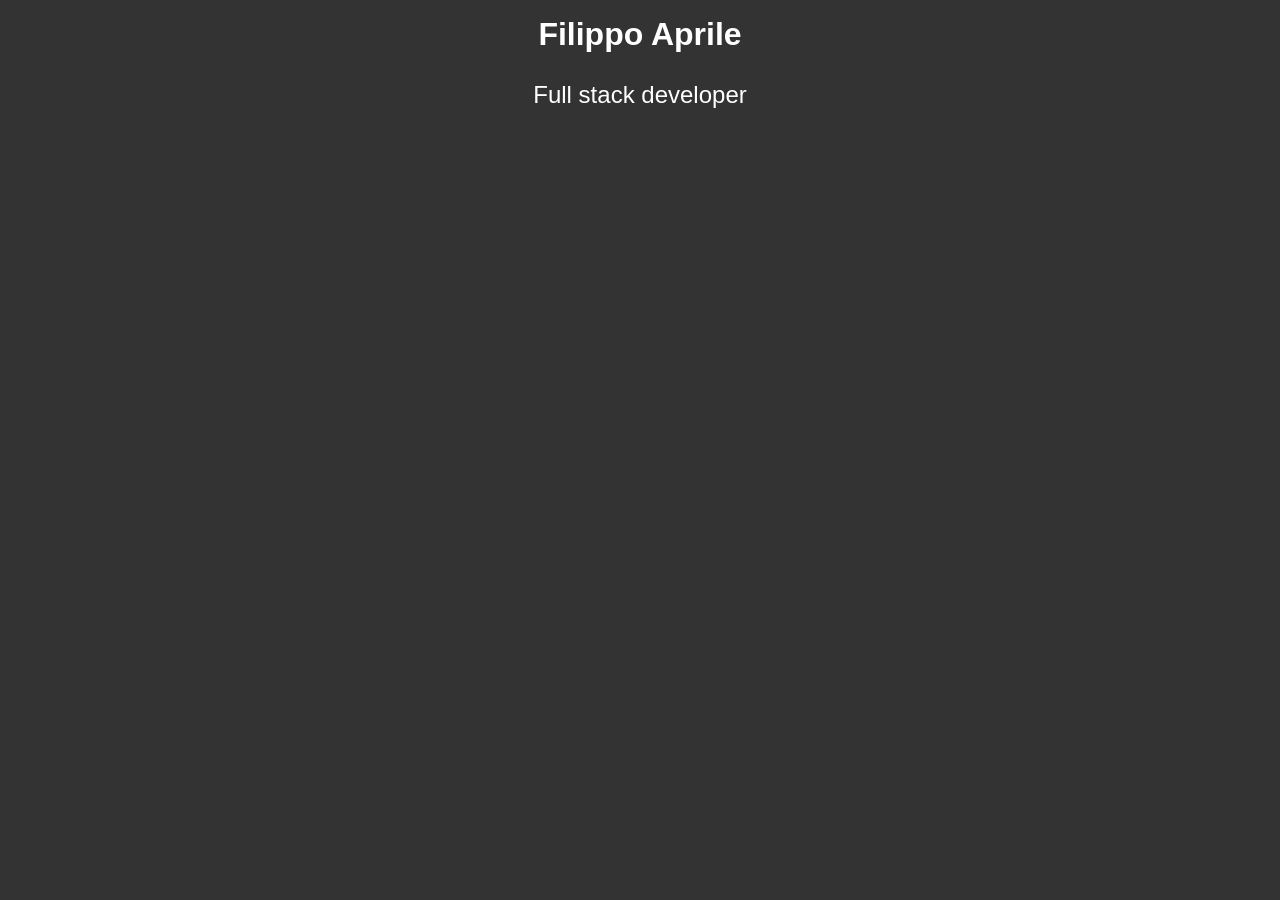
<file: index.html>
<!DOCTYPE html>
<html lang="en">
<head>
    <meta charset="UTF-8">
    <meta name="viewport" content="width=device-width, initial-scale=1.0">
    <title>Filippo Aprile</title>
    <link rel="stylesheet" href="style/style.css">
</head>
<body>
    <h1 class="titolo">Filippo Aprile</h1>
    <p class="sottotitolo">Full stack developer</p>
</body>
</html>
</file>
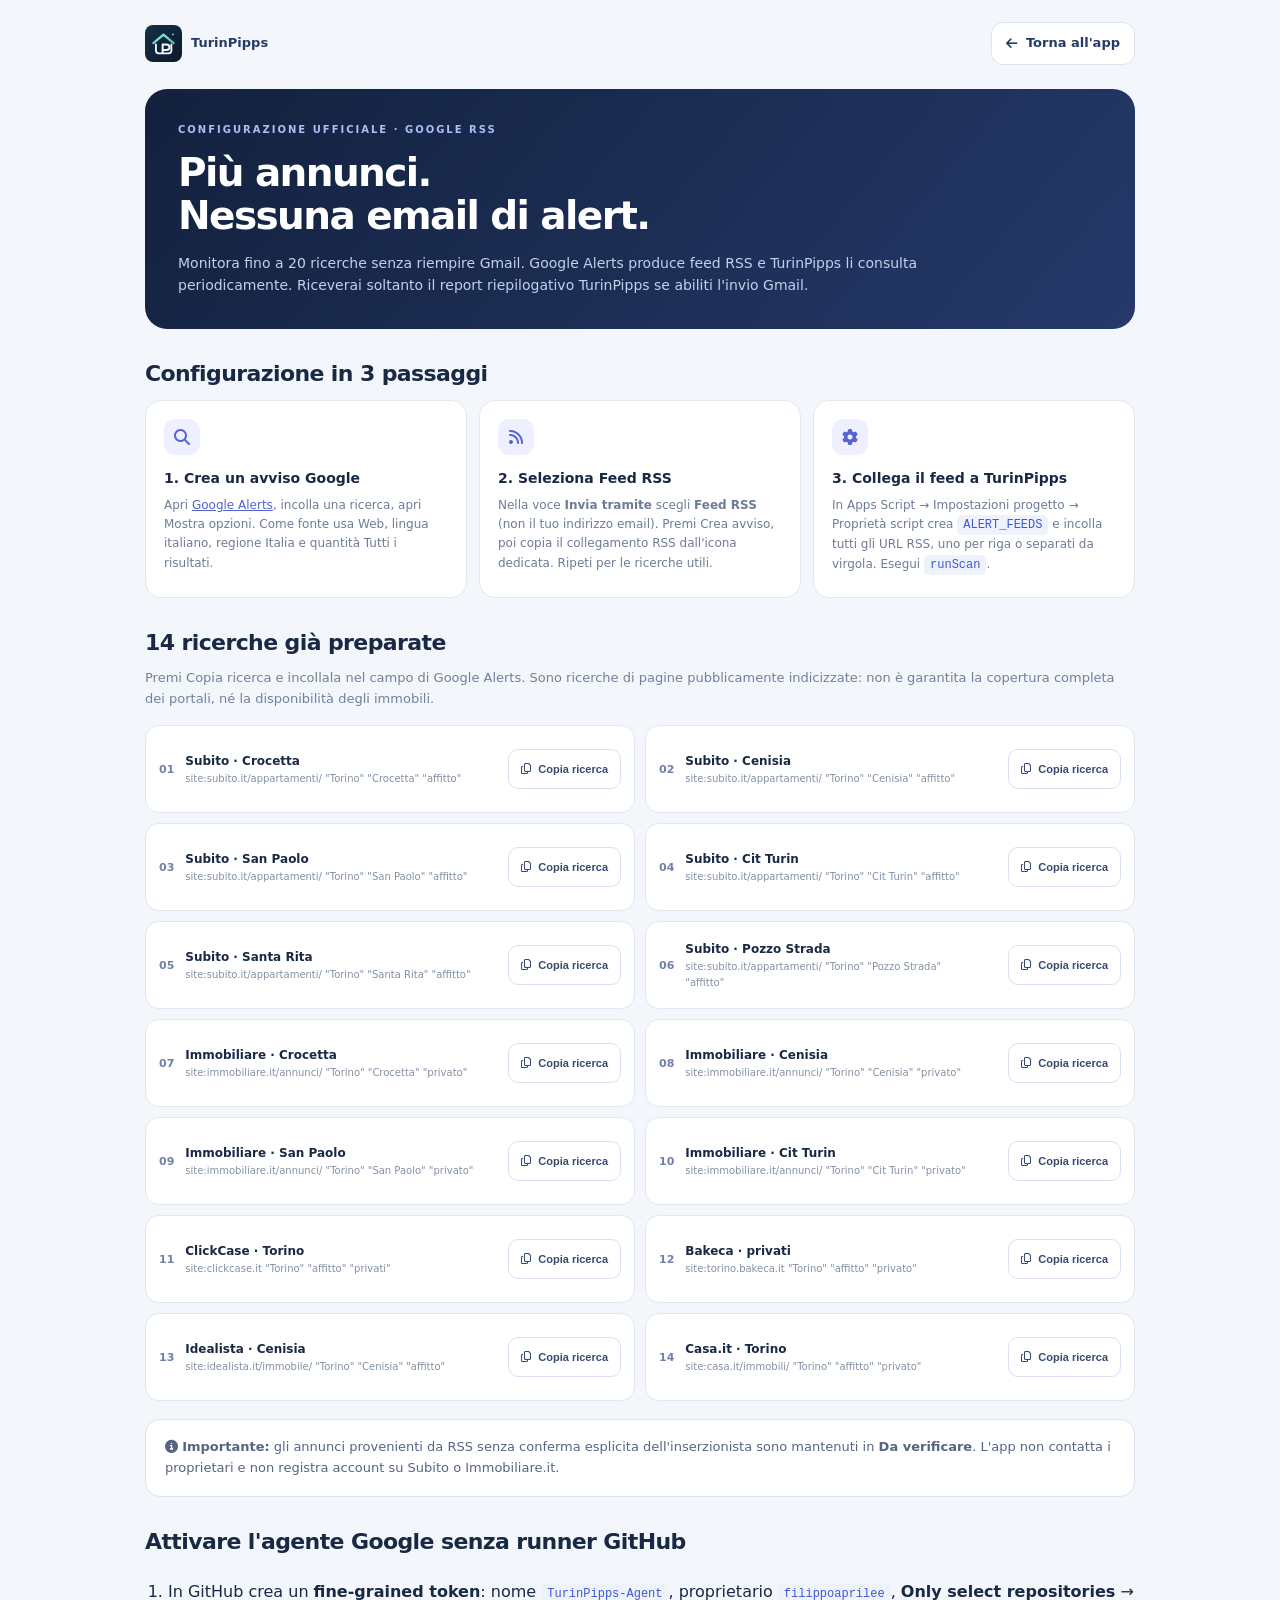
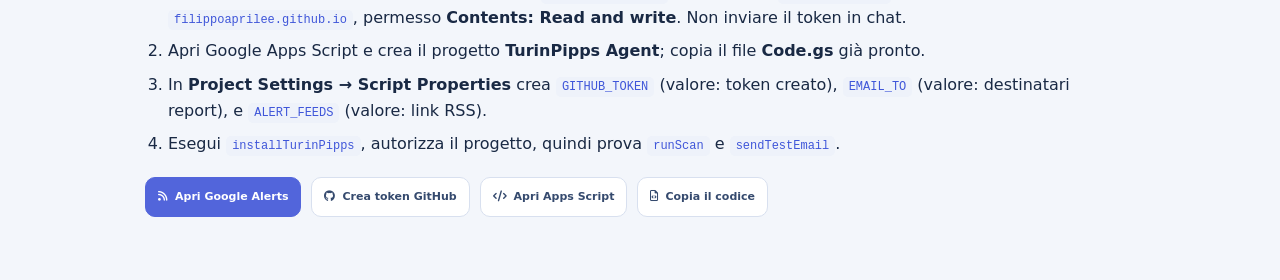
<file: turinpipps/alert-setup.html>
<!DOCTYPE html>
<html lang="it"><head><meta charset="utf-8"><meta name="viewport" content="width=device-width,initial-scale=1,viewport-fit=cover"><meta name="theme-color" content="#13213b">
<link rel="icon" href="./icon.svg" type="image/svg+xml"><link rel="stylesheet" href="https://cdnjs.cloudflare.com/ajax/libs/font-awesome/6.7.2/css/all.min.css">
<title>TurinPipps · Configurazione ricerca automatica</title>
<style>
:root{font-family:Inter,-apple-system,system-ui,sans-serif;color:#192944;background:#f3f6fb;font-synthesis:none}*{box-sizing:border-box}body{margin:0;line-height:1.6}.wrap{max-width:1030px;margin:auto;padding:22px 20px 65px}
header{display:flex;align-items:center;justify-content:space-between;gap:15px;margin-bottom:24px}
header a{color:#253b67;text-decoration:none;display:inline-flex;align-items:center;gap:9px;font-size:13px;font-weight:700}
header img{height:37px;width:37px}header a.back{border:1px solid #dce4ef;border-radius:12px;padding:10px 14px;background:#fff}
.hero{background:linear-gradient(130deg,#13213d,#25396a);color:#fff;padding:33px;border-radius:22px}
.eyebrow{font-size:10px;color:#acbef5;letter-spacing:2px;font-weight:800;text-transform:uppercase}h1{font-size:clamp(26px,5vw,39px);letter-spacing:-1.6px;line-height:1.1;margin:14px 0}
.hero p{max-width:750px;color:#c4d0ec;font-size:14px;margin-bottom:0}
.section{margin-top:27px}.section h2{font-size:22px;letter-spacing:-.6px;margin-bottom:8px}.section>p{color:#71809a;font-size:13px;margin:0 0 16px}
.steps{display:grid;grid-template-columns:repeat(3,minmax(0,1fr));gap:12px}
.step{padding:18px 18px 22px;border:1px solid #e0e8f1;background:#fff;border-radius:16px;min-width:0}
.step .mark{height:36px;width:36px;background:#eef0ff;color:#5664d5;display:grid;place-items:center;border-radius:11px;margin-bottom:12px;font-size:16px}
.step strong{font-size:14px;display:block}.step p{font-size:12px;color:#6d7c95;margin:7px 0 0}.step a{color:#5163d3}
.alert-grid{display:grid;grid-template-columns:repeat(2,minmax(0,1fr));gap:10px}
.a{display:flex;align-items:center;justify-content:space-between;gap:10px;min-height:88px;padding:13px;background:white;border:1px solid #e0e7f1;border-radius:14px;min-width:0}
.a-main{display:flex;align-items:center;gap:11px;min-width:0}.num{font-size:11px;color:#6f80ab;font-weight:850}
.a strong{display:block;font-size:12px}.a small{font-size:10px;color:#8390a3;display:block;max-width:290px;overflow-wrap:anywhere}
.copy,.btn{border:1px solid #d8e0ef;background:#fff;border-radius:10px;padding:10px 12px;color:#354a6e;font-weight:750;font-size:11px;cursor:pointer;white-space:nowrap;display:inline-flex;align-items:center;justify-content:center;gap:7px;min-height:40px}
.copy:hover,.btn:hover{background:#f6f8ff}.copy:focus-visible,.btn:focus-visible,a:focus-visible{outline:3px solid #7281ff;outline-offset:2px}
.note{padding:17px 19px;border:1px solid #dbe4f0;background:#fff;border-radius:15px;font-size:13px;color:#556582;margin-top:18px}
strong.important{color:#374de0}.links{display:flex;flex-wrap:wrap;gap:10px;margin-top:16px}.btn.primary{background:#5265db;color:#fff;border-color:#5265db;text-decoration:none}.btn.ghost{text-decoration:none}
code{font-size:12px;color:#3f56d9;background:#eef2fa;border-radius:5px;padding:3px 6px}ol{padding-left:23px}li{padding:4px 0}
@media(max-width:850px){.alert-grid{grid-template-columns:1fr}.steps{grid-template-columns:1fr}}@media(max-width:510px){.wrap{padding:16px 12px 45px}.hero{padding:25px 20px}.a{align-items:flex-start;flex-direction:column}.copy{margin-left:28px}.step{padding:16px}header a.back{font-size:11px}}
</style></head><body>
<div class="wrap"><header><a href="./"><img src="./icon.svg" alt=""><span>TurinPipps</span></a><a class="back" href="./"><i class="fa-solid fa-arrow-left"></i> Torna all'app</a></header>
<section class="hero"><div class="eyebrow">Configurazione ufficiale · Google RSS</div><h1>Più annunci.<br>Nessuna email di alert.</h1>
<p>Monitora fino a 20 ricerche senza riempire Gmail. Google Alerts produce feed RSS e TurinPipps li consulta periodicamente. Riceverai soltanto il report riepilogativo TurinPipps se abiliti l'invio Gmail.</p></section>
<section class="section"><h2>Configurazione in 3 passaggi</h2>
<div class="steps">
<div class="step"><div class="mark"><i class="fa-solid fa-magnifying-glass"></i></div><strong>1. Crea un avviso Google</strong><p>Apri <a target="_blank" rel="noopener" href="https://www.google.com/alerts">Google Alerts</a>, incolla una ricerca, apri Mostra opzioni. Come fonte usa Web, lingua italiano, regione Italia e quantità Tutti i risultati.</p></div>
<div class="step"><div class="mark"><i class="fa-solid fa-rss"></i></div><strong>2. Seleziona Feed RSS</strong><p>Nella voce <b>Invia tramite</b> scegli <b>Feed RSS</b> (non il tuo indirizzo email). Premi Crea avviso, poi copia il collegamento RSS dall'icona dedicata. Ripeti per le ricerche utili.</p></div>
<div class="step"><div class="mark"><i class="fa-solid fa-gear"></i></div><strong>3. Collega il feed a TurinPipps</strong><p>In Apps Script → Impostazioni progetto → Proprietà script crea <code>ALERT_FEEDS</code> e incolla tutti gli URL RSS, uno per riga o separati da virgola. Esegui <code>runScan</code>.</p></div>
</div></section>
<section class="section"><h2>14 ricerche già preparate</h2><p>Premi Copia ricerca e incollala nel campo di Google Alerts. Sono ricerche di pagine pubblicamente indicizzate: non è garantita la copertura completa dei portali, né la disponibilità degli immobili.</p>
<div class="alert-grid"><div class="a"><div class="a-main"><span class="num">01</span><div><strong>Subito · Crocetta</strong><small>site:subito.it/appartamenti/ &quot;Torino&quot; &quot;Crocetta&quot; &quot;affitto&quot;</small></div></div><button class="copy" data-value="site:subito.it/appartamenti/ &quot;Torino&quot; &quot;Crocetta&quot; &quot;affitto&quot;"><i class="fa-regular fa-copy" aria-hidden="true"></i> Copia ricerca</button></div>
<div class="a"><div class="a-main"><span class="num">02</span><div><strong>Subito · Cenisia</strong><small>site:subito.it/appartamenti/ &quot;Torino&quot; &quot;Cenisia&quot; &quot;affitto&quot;</small></div></div><button class="copy" data-value="site:subito.it/appartamenti/ &quot;Torino&quot; &quot;Cenisia&quot; &quot;affitto&quot;"><i class="fa-regular fa-copy" aria-hidden="true"></i> Copia ricerca</button></div>
<div class="a"><div class="a-main"><span class="num">03</span><div><strong>Subito · San Paolo</strong><small>site:subito.it/appartamenti/ &quot;Torino&quot; &quot;San Paolo&quot; &quot;affitto&quot;</small></div></div><button class="copy" data-value="site:subito.it/appartamenti/ &quot;Torino&quot; &quot;San Paolo&quot; &quot;affitto&quot;"><i class="fa-regular fa-copy" aria-hidden="true"></i> Copia ricerca</button></div>
<div class="a"><div class="a-main"><span class="num">04</span><div><strong>Subito · Cit Turin</strong><small>site:subito.it/appartamenti/ &quot;Torino&quot; &quot;Cit Turin&quot; &quot;affitto&quot;</small></div></div><button class="copy" data-value="site:subito.it/appartamenti/ &quot;Torino&quot; &quot;Cit Turin&quot; &quot;affitto&quot;"><i class="fa-regular fa-copy" aria-hidden="true"></i> Copia ricerca</button></div>
<div class="a"><div class="a-main"><span class="num">05</span><div><strong>Subito · Santa Rita</strong><small>site:subito.it/appartamenti/ &quot;Torino&quot; &quot;Santa Rita&quot; &quot;affitto&quot;</small></div></div><button class="copy" data-value="site:subito.it/appartamenti/ &quot;Torino&quot; &quot;Santa Rita&quot; &quot;affitto&quot;"><i class="fa-regular fa-copy" aria-hidden="true"></i> Copia ricerca</button></div>
<div class="a"><div class="a-main"><span class="num">06</span><div><strong>Subito · Pozzo Strada</strong><small>site:subito.it/appartamenti/ &quot;Torino&quot; &quot;Pozzo Strada&quot; &quot;affitto&quot;</small></div></div><button class="copy" data-value="site:subito.it/appartamenti/ &quot;Torino&quot; &quot;Pozzo Strada&quot; &quot;affitto&quot;"><i class="fa-regular fa-copy" aria-hidden="true"></i> Copia ricerca</button></div>
<div class="a"><div class="a-main"><span class="num">07</span><div><strong>Immobiliare · Crocetta</strong><small>site:immobiliare.it/annunci/ &quot;Torino&quot; &quot;Crocetta&quot; &quot;privato&quot;</small></div></div><button class="copy" data-value="site:immobiliare.it/annunci/ &quot;Torino&quot; &quot;Crocetta&quot; &quot;privato&quot;"><i class="fa-regular fa-copy" aria-hidden="true"></i> Copia ricerca</button></div>
<div class="a"><div class="a-main"><span class="num">08</span><div><strong>Immobiliare · Cenisia</strong><small>site:immobiliare.it/annunci/ &quot;Torino&quot; &quot;Cenisia&quot; &quot;privato&quot;</small></div></div><button class="copy" data-value="site:immobiliare.it/annunci/ &quot;Torino&quot; &quot;Cenisia&quot; &quot;privato&quot;"><i class="fa-regular fa-copy" aria-hidden="true"></i> Copia ricerca</button></div>
<div class="a"><div class="a-main"><span class="num">09</span><div><strong>Immobiliare · San Paolo</strong><small>site:immobiliare.it/annunci/ &quot;Torino&quot; &quot;San Paolo&quot; &quot;privato&quot;</small></div></div><button class="copy" data-value="site:immobiliare.it/annunci/ &quot;Torino&quot; &quot;San Paolo&quot; &quot;privato&quot;"><i class="fa-regular fa-copy" aria-hidden="true"></i> Copia ricerca</button></div>
<div class="a"><div class="a-main"><span class="num">10</span><div><strong>Immobiliare · Cit Turin</strong><small>site:immobiliare.it/annunci/ &quot;Torino&quot; &quot;Cit Turin&quot; &quot;privato&quot;</small></div></div><button class="copy" data-value="site:immobiliare.it/annunci/ &quot;Torino&quot; &quot;Cit Turin&quot; &quot;privato&quot;"><i class="fa-regular fa-copy" aria-hidden="true"></i> Copia ricerca</button></div>
<div class="a"><div class="a-main"><span class="num">11</span><div><strong>ClickCase · Torino</strong><small>site:clickcase.it &quot;Torino&quot; &quot;affitto&quot; &quot;privati&quot;</small></div></div><button class="copy" data-value="site:clickcase.it &quot;Torino&quot; &quot;affitto&quot; &quot;privati&quot;"><i class="fa-regular fa-copy" aria-hidden="true"></i> Copia ricerca</button></div>
<div class="a"><div class="a-main"><span class="num">12</span><div><strong>Bakeca · privati</strong><small>site:torino.bakeca.it &quot;Torino&quot; &quot;affitto&quot; &quot;privato&quot;</small></div></div><button class="copy" data-value="site:torino.bakeca.it &quot;Torino&quot; &quot;affitto&quot; &quot;privato&quot;"><i class="fa-regular fa-copy" aria-hidden="true"></i> Copia ricerca</button></div>
<div class="a"><div class="a-main"><span class="num">13</span><div><strong>Idealista · Cenisia</strong><small>site:idealista.it/immobile/ &quot;Torino&quot; &quot;Cenisia&quot; &quot;affitto&quot;</small></div></div><button class="copy" data-value="site:idealista.it/immobile/ &quot;Torino&quot; &quot;Cenisia&quot; &quot;affitto&quot;"><i class="fa-regular fa-copy" aria-hidden="true"></i> Copia ricerca</button></div>
<div class="a"><div class="a-main"><span class="num">14</span><div><strong>Casa.it · Torino</strong><small>site:casa.it/immobili/ &quot;Torino&quot; &quot;affitto&quot; &quot;privato&quot;</small></div></div><button class="copy" data-value="site:casa.it/immobili/ &quot;Torino&quot; &quot;affitto&quot; &quot;privato&quot;"><i class="fa-regular fa-copy" aria-hidden="true"></i> Copia ricerca</button></div></div>
<div class="note"><i class="fa-solid fa-circle-info"></i> <b>Importante:</b> gli annunci provenienti da RSS senza conferma esplicita dell'inserzionista sono mantenuti in <b>Da verificare</b>. L'app non contatta i proprietari e non registra account su Subito o Immobiliare.it.</div></section>
<section class="section"><h2>Attivare l'agente Google senza runner GitHub</h2>
<ol>
<li>In GitHub crea un <b>fine-grained token</b>: nome <code>TurinPipps-Agent</code>, proprietario <code>filippoaprilee</code>, <b>Only select repositories</b> → <code>filippoaprilee.github.io</code>, permesso <b>Contents: Read and write</b>. Non inviare il token in chat.</li>
<li>Apri Google Apps Script e crea il progetto <b>TurinPipps Agent</b>; copia il file <b>Code.gs</b> già pronto.</li>
<li>In <b>Project Settings → Script Properties</b> crea <code>GITHUB_TOKEN</code> (valore: token creato), <code>EMAIL_TO</code> (valore: destinatari report), e <code>ALERT_FEEDS</code> (valore: link RSS).</li>
<li>Esegui <code>installTurinPipps</code>, autorizza il progetto, quindi prova <code>runScan</code> e <code>sendTestEmail</code>.</li>
</ol>
<div class="links">
<a class="btn primary" href="https://www.google.com/alerts" target="_blank" rel="noopener"><i class="fa-solid fa-rss"></i> Apri Google Alerts</a>
<a class="btn ghost" href="https://github.com/settings/personal-access-tokens/new" target="_blank" rel="noopener"><i class="fa-brands fa-github"></i> Crea token GitHub</a>
<a class="btn ghost" href="https://script.google.com/home/projects/create" target="_blank" rel="noopener"><i class="fa-solid fa-code"></i> Apri Apps Script</a>
<a class="btn ghost" href="https://github.com/filippoaprilee/filippoaprilee.github.io/blob/filippoaprilee/turinpipps/google-apps-script/Code.gs" target="_blank" rel="noopener"><i class="fa-regular fa-file-code"></i> Copia il codice</a>
</div>
</section></div>
<script>document.querySelectorAll('button[data-value]').forEach(function(b){b.addEventListener('click',async function(){var text=b.getAttribute('data-value');try{await navigator.clipboard.writeText(text)}catch(e){var t=document.createElement('textarea');t.value=text;document.body.appendChild(t);t.select();document.execCommand('copy');t.remove()}var prev=b.innerHTML;b.innerHTML='<i class="fa-solid fa-check"></i> Copiato';setTimeout(function(){b.innerHTML=prev},1800)})});</script>
</body></html>
</file>
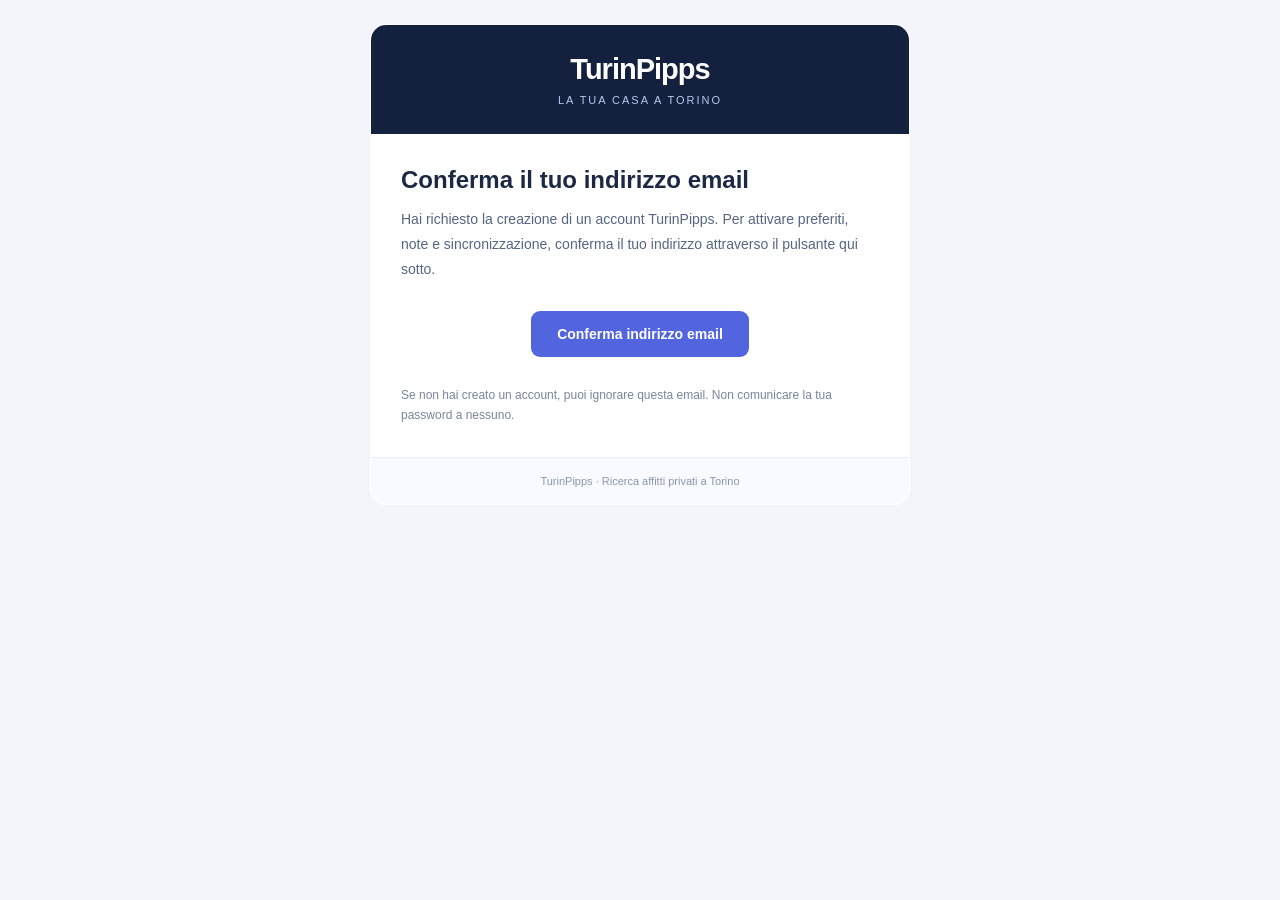
<file: turinpipps/email-confirmation-template.html>
<!doctype html>
<html lang="it"><head><meta charset="utf-8"><meta name="viewport" content="width=device-width,initial-scale=1"></head>
<body style="margin:0;padding:24px;background:#f3f5fa;font-family:Arial,Helvetica,sans-serif;color:#1b2944">
 <table role="presentation" align="center" width="100%" style="max-width:540px;border-collapse:collapse;background:#ffffff;border:1px solid #e2e8f2;border-radius:16px;overflow:hidden">
 <tr><td style="background:#14213e;padding:28px 30px;text-align:center">
 <div style="font-size:29px;font-weight:800;color:#ffffff;letter-spacing:-1px">TurinPipps</div>
 <div style="font-size:11px;letter-spacing:2px;color:#b8c8f0;margin-top:8px">LA TUA CASA A TORINO</div>
 </td></tr>
 <tr><td style="padding:32px 30px">
 <div style="font-size:24px;font-weight:800;margin:0 0 13px">Conferma il tuo indirizzo email</div>
 <p style="font-size:14px;line-height:1.8;color:#566582;margin:0 0 24px">Hai richiesto la creazione di un account TurinPipps. Per attivare preferiti, note e sincronizzazione, conferma il tuo indirizzo attraverso il pulsante qui sotto.</p>
 <p style="text-align:center;margin:28px 0"><a href="{{ .ConfirmationURL }}" style="display:inline-block;background:#5264de;color:#ffffff;padding:15px 26px;border-radius:9px;font-size:14px;font-weight:700;text-decoration:none">Conferma indirizzo email</a></p>
 <p style="font-size:12px;line-height:1.7;color:#78859c;margin:22px 0 0">Se non hai creato un account, puoi ignorare questa email. Non comunicare la tua password a nessuno.</p>
 </td></tr>
 <tr><td style="padding:17px 30px;background:#f8faff;border-top:1px solid #e8edf6;color:#8996ac;font-size:11px;text-align:center">TurinPipps · Ricerca affitti privati a Torino</td></tr>
 </table>
</body></html>
</file>
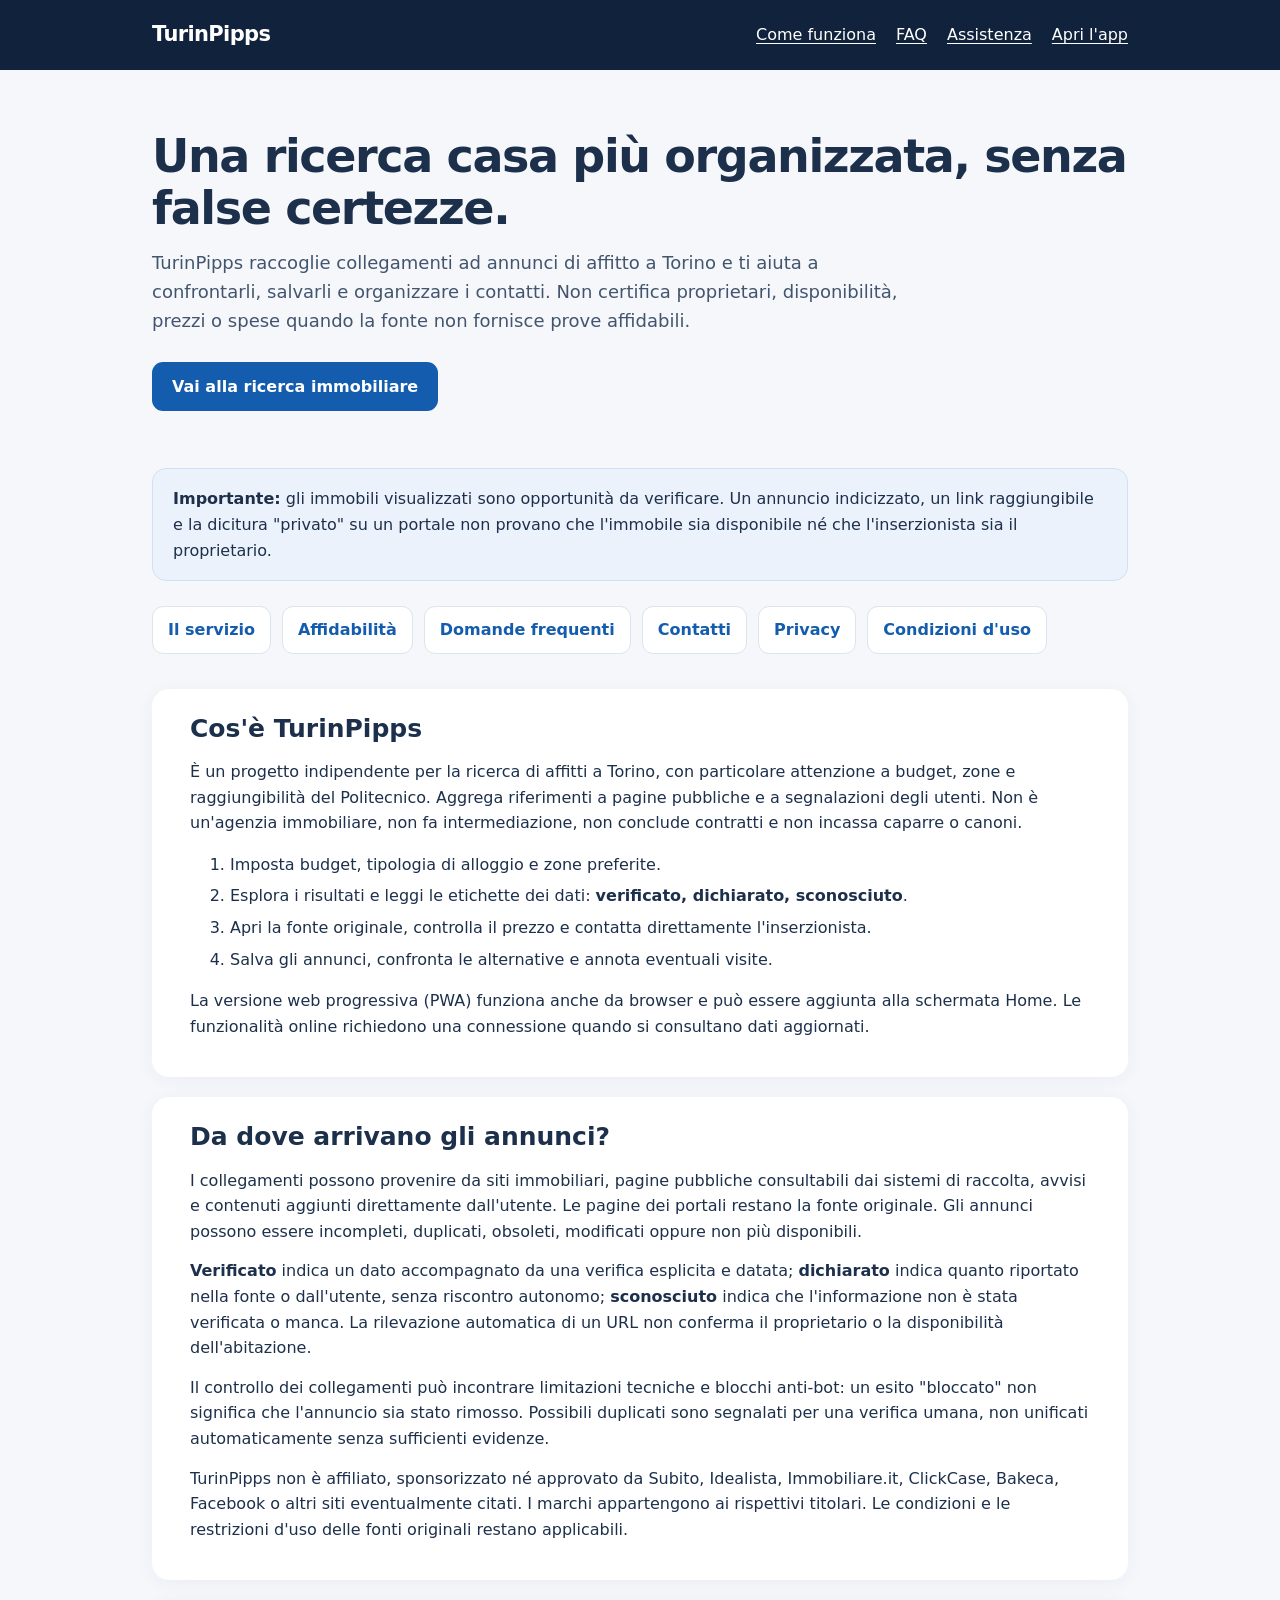
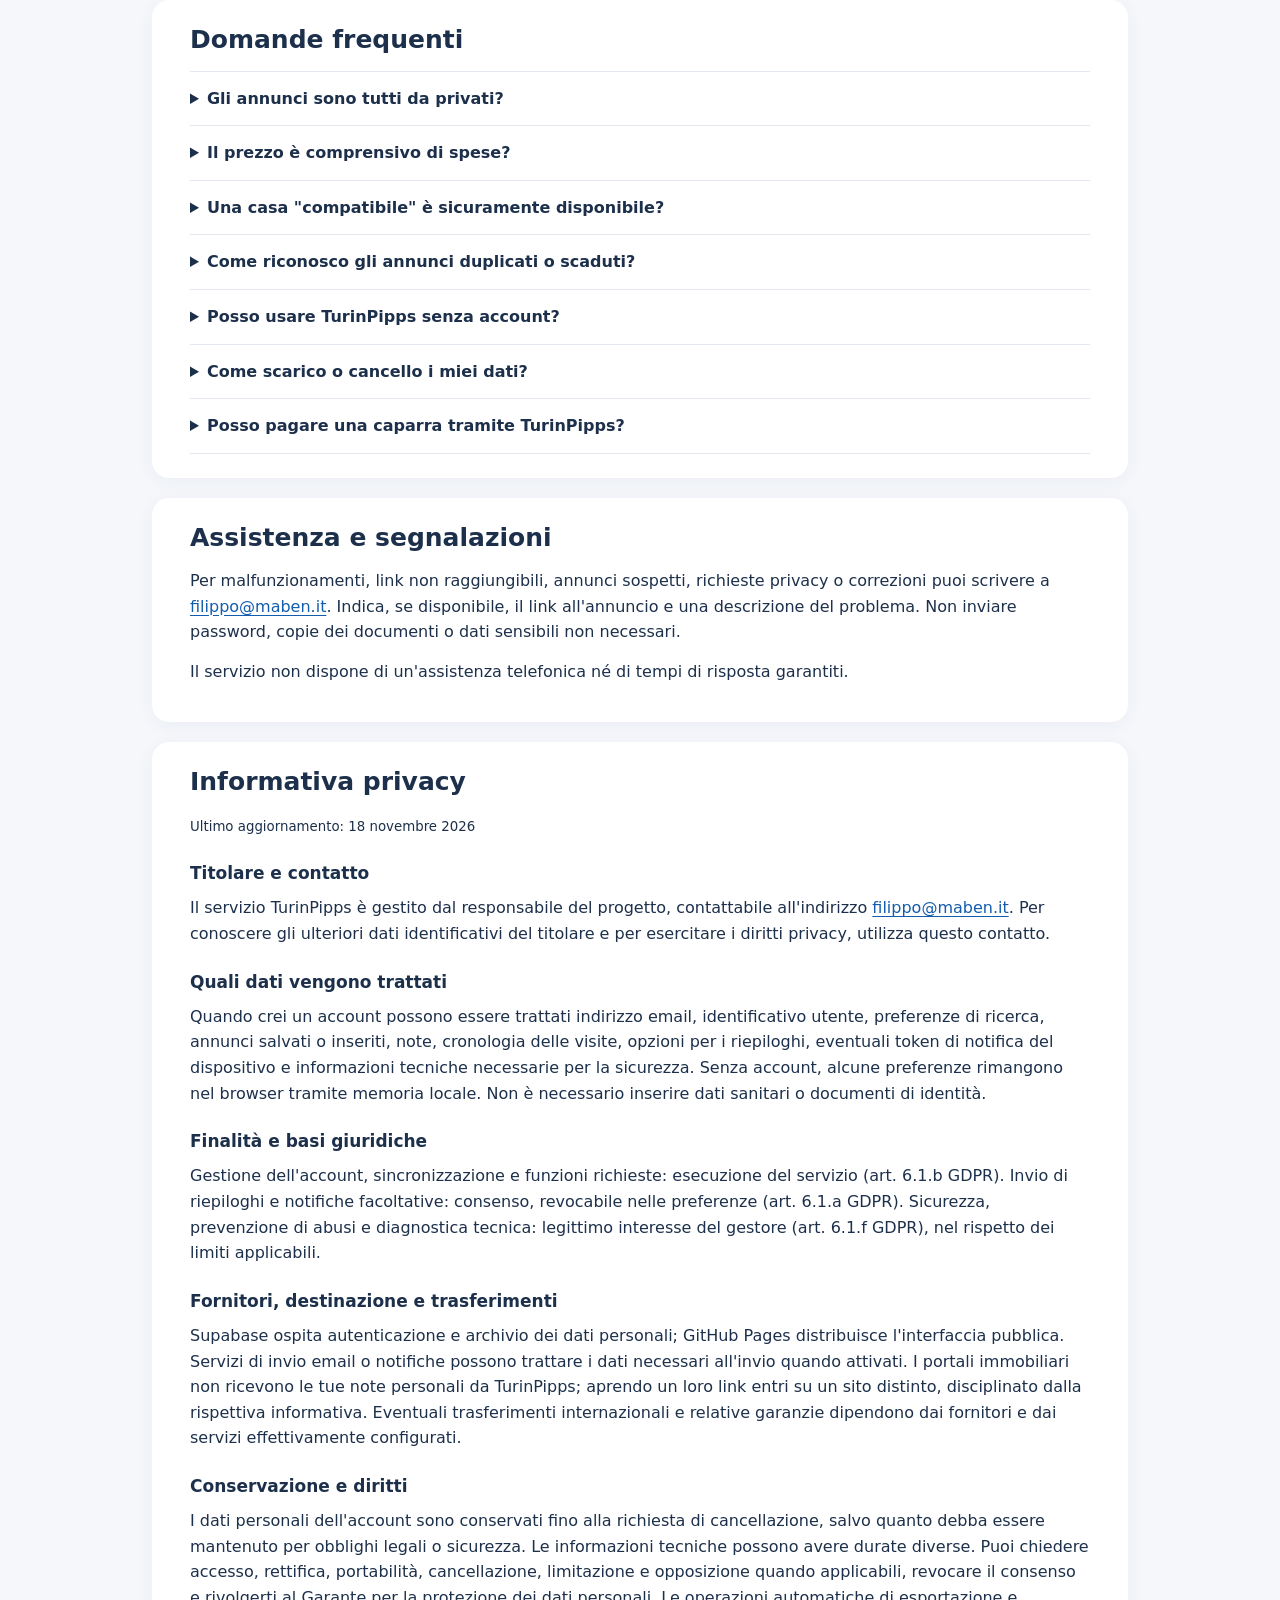
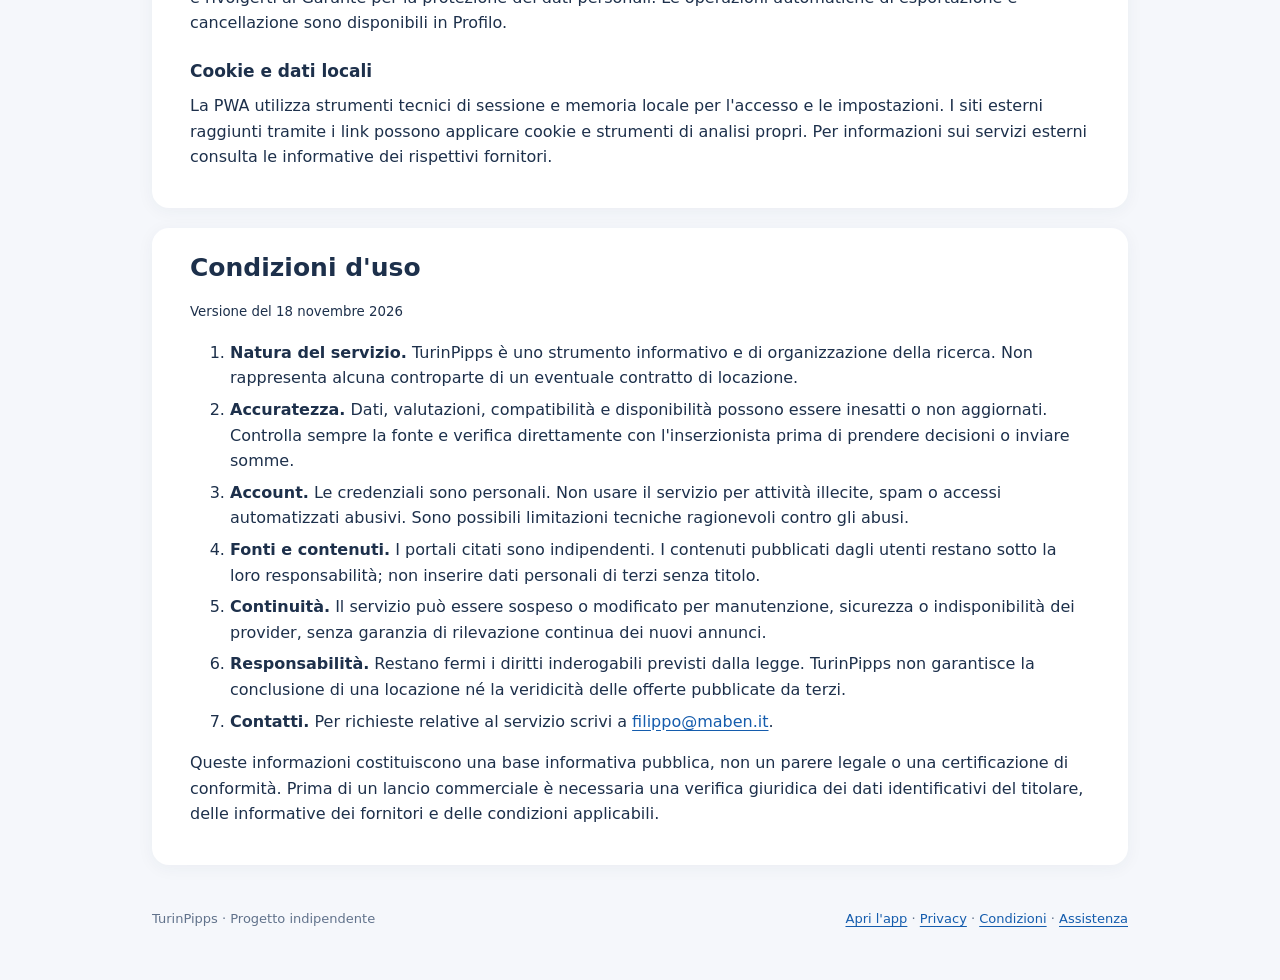
<file: turinpipps/informazioni.html>
<!doctype html>
<html lang="it">
<head>
<meta charset="utf-8"><meta name="viewport" content="width=device-width,initial-scale=1">
<meta name="description" content="Cos'è TurinPipps, come funziona la ricerca immobiliare, assistenza, FAQ, privacy e condizioni del servizio.">
<title>TurinPipps | Informazioni, assistenza, privacy e condizioni</title>
<link rel="icon" href="./icon.svg" type="image/svg+xml">
<style>
:root{font-family:Inter,system-ui,-apple-system,BlinkMacSystemFont,"Segoe UI",sans-serif;color:#1d304b;background:#f5f7fb;line-height:1.6;color-scheme:light}*{box-sizing:border-box}
body{margin:0}a{color:#145cad;text-underline-offset:3px}a:focus-visible,summary:focus-visible{outline:3px solid #ffb545;outline-offset:3px;border-radius:4px}
header{background:#11233c;color:#fff}header .wrap{display:flex;align-items:center;justify-content:space-between;gap:18px;padding-block:18px;flex-wrap:wrap}
header a{color:white}.brand{font-size:21px;font-weight:800;letter-spacing:-.03em;text-decoration:none}.links{display:flex;gap:20px;flex-wrap:wrap}
.wrap{max-width:1020px;margin:auto;padding:0 22px}.hero{padding:60px 0 28px}.hero h1{font-size:clamp(28px,5vw,46px);line-height:1.14;letter-spacing:-.03em;margin:0 0 15px}.lead{font-size:18px;max-width:750px;color:#43556e}.cta{display:inline-block;background:#145cad;color:white;text-decoration:none;font-weight:700;padding:12px 20px;border-radius:11px;margin:12px 0 4px}.notice{background:#ecf2fc;border:1px solid #d0e0f6;border-radius:14px;padding:17px 20px;margin:25px 0}
nav.contents{display:flex;flex-wrap:wrap;gap:11px;margin:25px 0 35px}nav.contents a{background:#fff;border:1px solid #dce4ee;padding:10px 15px;border-radius:11px;text-decoration:none;font-weight:650}
section{background:#fff;padding:24px clamp(18px,3vw,38px);border-radius:17px;margin-bottom:20px;box-shadow:0 3px 17px #1f34520d;scroll-margin-top:18px}
h2{margin:0 0 15px;line-height:1.25;font-size:25px}h3{margin:22px 0 7px;font-size:17px}p{margin:8px 0 14px}li{margin:6px 0}details{border-top:1px solid #e2e7f0;padding:14px 0}details:last-of-type{border-bottom:1px solid #e2e7f0}summary{font-weight:750;cursor:pointer}
footer{padding:24px 0 50px;color:#61728b;font-size:13px}footer .wrap{display:flex;flex-wrap:wrap;gap:16px;justify-content:space-between}@media(max-width:600px){.hero{padding-top:40px}.links{gap:11px;font-size:13px}section{padding:20px}}
</style>
</head>
<body>
<header><div class="wrap"><a class="brand" href="./">TurinPipps</a><nav class="links" aria-label="Navigazione"><a href="#come-funziona">Come funziona</a><a href="#faq">FAQ</a><a href="#assistenza">Assistenza</a><a href="./">Apri l'app</a></nav></div></header>
<main class="wrap">
<div class="hero"><h1>Una ricerca casa più organizzata, senza false certezze.</h1>
<p class="lead">TurinPipps raccoglie collegamenti ad annunci di affitto a Torino e ti aiuta a confrontarli, salvarli e organizzare i contatti. Non certifica proprietari, disponibilità, prezzi o spese quando la fonte non fornisce prove affidabili.</p>
<a class="cta" href="./">Vai alla ricerca immobiliare</a></div>
<div class="notice" role="note"><strong>Importante:</strong> gli immobili visualizzati sono opportunità da verificare. Un annuncio indicizzato, un link raggiungibile e la dicitura "privato" su un portale non provano che l'immobile sia disponibile né che l'inserzionista sia il proprietario.</div>
<nav class="contents" aria-label="Indice della pagina"><a href="#come-funziona">Il servizio</a><a href="#qualita">Affidabilità</a><a href="#faq">Domande frequenti</a><a href="#assistenza">Contatti</a><a href="#privacy">Privacy</a><a href="#termini">Condizioni d'uso</a></nav>
<section id="come-funziona"><h2>Cos'è TurinPipps</h2><p>È un progetto indipendente per la ricerca di affitti a Torino, con particolare attenzione a budget, zone e raggiungibilità del Politecnico. Aggrega riferimenti a pagine pubbliche e a segnalazioni degli utenti. Non è un'agenzia immobiliare, non fa intermediazione, non conclude contratti e non incassa caparre o canoni.</p>
<ol><li>Imposta budget, tipologia di alloggio e zone preferite.</li><li>Esplora i risultati e leggi le etichette dei dati: <strong>verificato, dichiarato, sconosciuto</strong>.</li><li>Apri la fonte originale, controlla il prezzo e contatta direttamente l'inserzionista.</li><li>Salva gli annunci, confronta le alternative e annota eventuali visite.</li></ol>
<p>La versione web progressiva (PWA) funziona anche da browser e può essere aggiunta alla schermata Home. Le funzionalità online richiedono una connessione quando si consultano dati aggiornati.</p></section>
<section id="qualita"><h2>Da dove arrivano gli annunci?</h2>
<p>I collegamenti possono provenire da siti immobiliari, pagine pubbliche consultabili dai sistemi di raccolta, avvisi e contenuti aggiunti direttamente dall'utente. Le pagine dei portali restano la fonte originale. Gli annunci possono essere incompleti, duplicati, obsoleti, modificati oppure non più disponibili.</p>
<p><strong>Verificato</strong> indica un dato accompagnato da una verifica esplicita e datata; <strong>dichiarato</strong> indica quanto riportato nella fonte o dall'utente, senza riscontro autonomo; <strong>sconosciuto</strong> indica che l'informazione non è stata verificata o manca. La rilevazione automatica di un URL non conferma il proprietario o la disponibilità dell'abitazione.</p>
<p>Il controllo dei collegamenti può incontrare limitazioni tecniche e blocchi anti-bot: un esito "bloccato" non significa che l'annuncio sia stato rimosso. Possibili duplicati sono segnalati per una verifica umana, non unificati automaticamente senza sufficienti evidenze.</p>
<p>TurinPipps non è affiliato, sponsorizzato né approvato da Subito, Idealista, Immobiliare.it, ClickCase, Bakeca, Facebook o altri siti eventualmente citati. I marchi appartengono ai rispettivi titolari. Le condizioni e le restrizioni d'uso delle fonti originali restano applicabili.</p></section>
<section id="faq"><h2>Domande frequenti</h2>
<details><summary>Gli annunci sono tutti da privati?</summary><p>No. TurinPipps ricerca anche possibili annunci di privati, ma tale qualità non è garantita. Se l'identità dell'inserzionista non è stata verificata, viene indicata come sconosciuta o dichiarata dalla fonte.</p></details>
<details><summary>Il prezzo è comprensivo di spese?</summary><p>Non necessariamente. Le spese condominiali, le utenze e i costi aggiuntivi sono distinti dal canone e possono essere sconosciuti. Prima di concordare una visita richiedi il costo mensile complessivo.</p></details>
<details><summary>Una casa "compatibile" è sicuramente disponibile?</summary><p>No. La compatibilità è una valutazione preliminare rispetto ai criteri impostati. La disponibilità va confermata direttamente con l'inserzionista.</p></details>
<details><summary>Come riconosco gli annunci duplicati o scaduti?</summary><p>Le schede mostrano gli ultimi controlli del link, la data di rilevazione e, quando esistono prove sufficienti, le modifiche e i possibili annunci corrispondenti su altri portali. Non tutti i link sono verificabili automaticamente.</p></details>
<details><summary>Posso usare TurinPipps senza account?</summary><p>Sì. Puoi consultare i risultati e salvare alcune impostazioni sul dispositivo. La sincronizzazione tra dispositivi e i servizi personalizzati richiedono un account.</p></details>
<details><summary>Come scarico o cancello i miei dati?</summary><p>Dalla sezione Profilo, dopo l'accesso, puoi richiedere un'esportazione dei dati personali oppure eliminare definitivamente l'account con una conferma esplicita. In alternativa puoi scrivere all'assistenza.</p></details>
<details><summary>Posso pagare una caparra tramite TurinPipps?</summary><p>No. TurinPipps non gestisce pagamenti relativi agli affitti. Evita anticipi a sconosciuti prima di verificare identità, disponibilità e condizioni contrattuali.</p></details></section>
<section id="assistenza"><h2>Assistenza e segnalazioni</h2><p>Per malfunzionamenti, link non raggiungibili, annunci sospetti, richieste privacy o correzioni puoi scrivere a <a href="mailto:filippo@maben.it?subject=TurinPipps%20-%20Assistenza">filippo@maben.it</a>. Indica, se disponibile, il link all'annuncio e una descrizione del problema. Non inviare password, copie dei documenti o dati sensibili non necessari.</p>
<p>Il servizio non dispone di un'assistenza telefonica né di tempi di risposta garantiti.</p></section>
<section id="privacy"><h2>Informativa privacy</h2><p><small>Ultimo aggiornamento: 18 novembre 2026</small></p>
<h3>Titolare e contatto</h3><p>Il servizio TurinPipps è gestito dal responsabile del progetto, contattabile all'indirizzo <a href="mailto:filippo@maben.it?subject=TurinPipps%20-%20Privacy">filippo@maben.it</a>. Per conoscere gli ulteriori dati identificativi del titolare e per esercitare i diritti privacy, utilizza questo contatto.</p>
<h3>Quali dati vengono trattati</h3><p>Quando crei un account possono essere trattati indirizzo email, identificativo utente, preferenze di ricerca, annunci salvati o inseriti, note, cronologia delle visite, opzioni per i riepiloghi, eventuali token di notifica del dispositivo e informazioni tecniche necessarie per la sicurezza. Senza account, alcune preferenze rimangono nel browser tramite memoria locale. Non è necessario inserire dati sanitari o documenti di identità.</p>
<h3>Finalità e basi giuridiche</h3><p>Gestione dell'account, sincronizzazione e funzioni richieste: esecuzione del servizio (art. 6.1.b GDPR). Invio di riepiloghi e notifiche facoltative: consenso, revocabile nelle preferenze (art. 6.1.a GDPR). Sicurezza, prevenzione di abusi e diagnostica tecnica: legittimo interesse del gestore (art. 6.1.f GDPR), nel rispetto dei limiti applicabili.</p>
<h3>Fornitori, destinazione e trasferimenti</h3><p>Supabase ospita autenticazione e archivio dei dati personali; GitHub Pages distribuisce l'interfaccia pubblica. Servizi di invio email o notifiche possono trattare i dati necessari all'invio quando attivati. I portali immobiliari non ricevono le tue note personali da TurinPipps; aprendo un loro link entri su un sito distinto, disciplinato dalla rispettiva informativa. Eventuali trasferimenti internazionali e relative garanzie dipendono dai fornitori e dai servizi effettivamente configurati.</p>
<h3>Conservazione e diritti</h3><p>I dati personali dell'account sono conservati fino alla richiesta di cancellazione, salvo quanto debba essere mantenuto per obblighi legali o sicurezza. Le informazioni tecniche possono avere durate diverse. Puoi chiedere accesso, rettifica, portabilità, cancellazione, limitazione e opposizione quando applicabili, revocare il consenso e rivolgerti al Garante per la protezione dei dati personali. Le operazioni automatiche di esportazione e cancellazione sono disponibili in Profilo.</p>
<h3>Cookie e dati locali</h3><p>La PWA utilizza strumenti tecnici di sessione e memoria locale per l'accesso e le impostazioni. I siti esterni raggiunti tramite i link possono applicare cookie e strumenti di analisi propri. Per informazioni sui servizi esterni consulta le informative dei rispettivi fornitori.</p></section>
<section id="termini"><h2>Condizioni d'uso</h2><p><small>Versione del 18 novembre 2026</small></p>
<ol><li><strong>Natura del servizio.</strong> TurinPipps è uno strumento informativo e di organizzazione della ricerca. Non rappresenta alcuna controparte di un eventuale contratto di locazione.</li>
<li><strong>Accuratezza.</strong> Dati, valutazioni, compatibilità e disponibilità possono essere inesatti o non aggiornati. Controlla sempre la fonte e verifica direttamente con l'inserzionista prima di prendere decisioni o inviare somme.</li>
<li><strong>Account.</strong> Le credenziali sono personali. Non usare il servizio per attività illecite, spam o accessi automatizzati abusivi. Sono possibili limitazioni tecniche ragionevoli contro gli abusi.</li>
<li><strong>Fonti e contenuti.</strong> I portali citati sono indipendenti. I contenuti pubblicati dagli utenti restano sotto la loro responsabilità; non inserire dati personali di terzi senza titolo.</li>
<li><strong>Continuità.</strong> Il servizio può essere sospeso o modificato per manutenzione, sicurezza o indisponibilità dei provider, senza garanzia di rilevazione continua dei nuovi annunci.</li>
<li><strong>Responsabilità.</strong> Restano fermi i diritti inderogabili previsti dalla legge. TurinPipps non garantisce la conclusione di una locazione né la veridicità delle offerte pubblicate da terzi.</li>
<li><strong>Contatti.</strong> Per richieste relative al servizio scrivi a <a href="mailto:filippo@maben.it?subject=TurinPipps%20-%20Condizioni">filippo@maben.it</a>.</li></ol>
<p>Queste informazioni costituiscono una base informativa pubblica, non un parere legale o una certificazione di conformità. Prima di un lancio commerciale è necessaria una verifica giuridica dei dati identificativi del titolare, delle informative dei fornitori e delle condizioni applicabili.</p>
</section>
</main><footer><div class="wrap"><span>TurinPipps · Progetto indipendente</span><span><a href="./">Apri l'app</a> · <a href="#privacy">Privacy</a> · <a href="#termini">Condizioni</a> · <a href="#assistenza">Assistenza</a></span></div></footer>
</body></html>
</file>
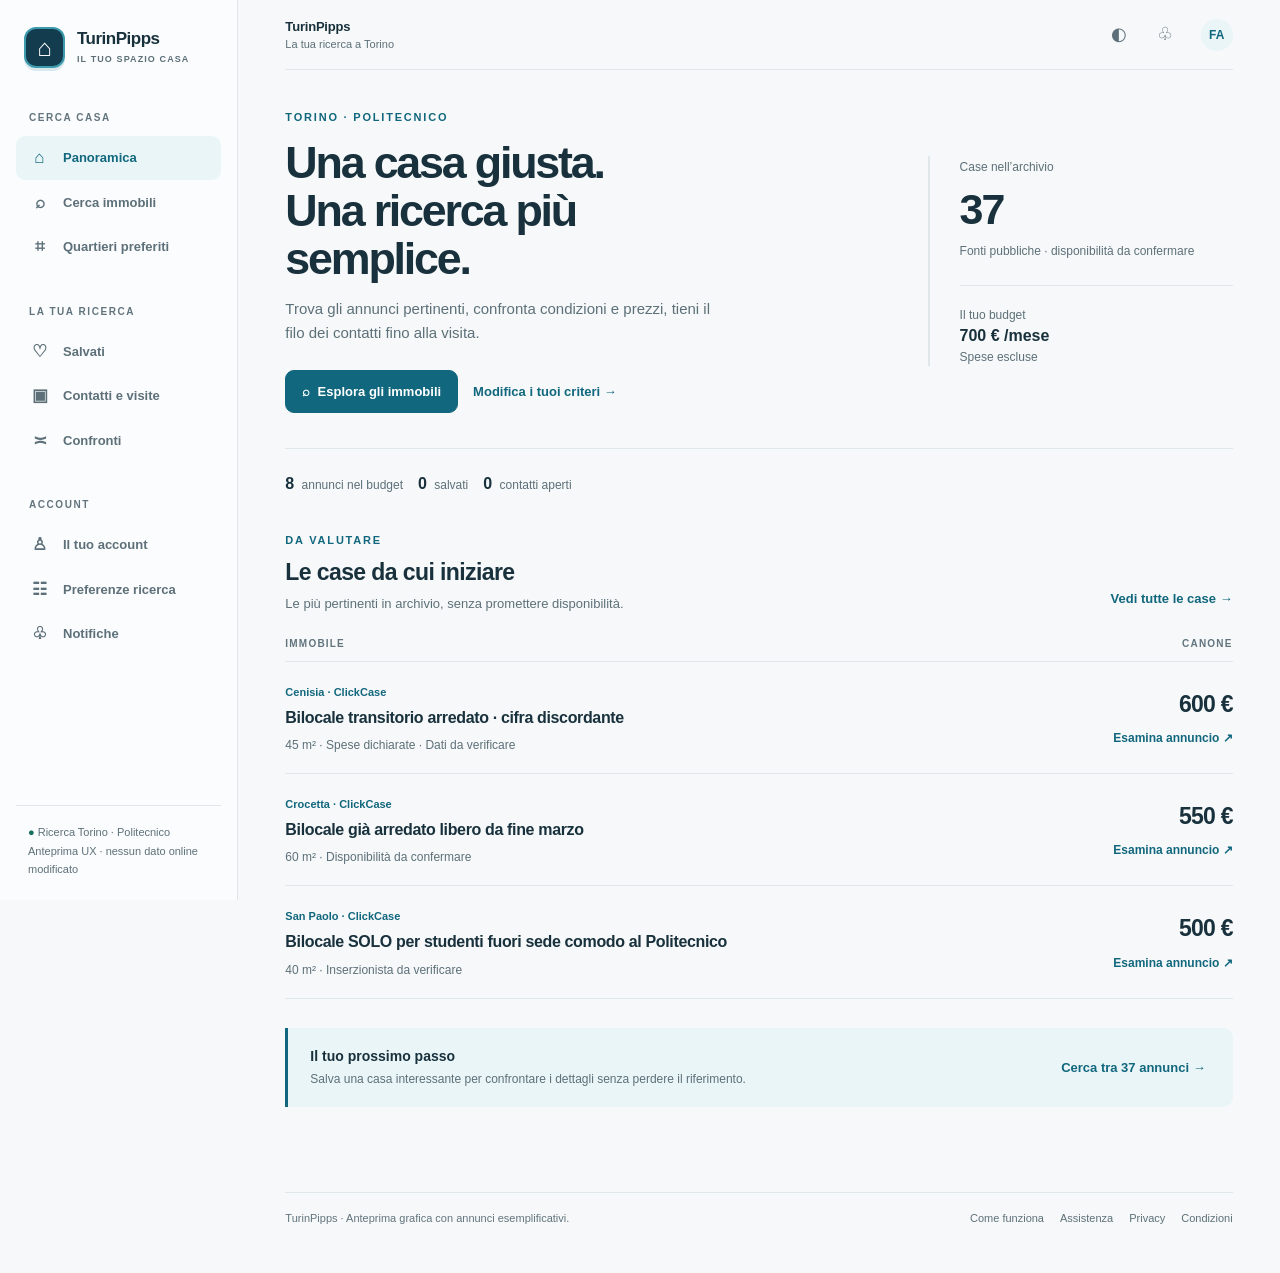
<file: turinpipps/preview-v21.html>
<!DOCTYPE html>
<html lang="it" data-theme="light"><head><meta charset="utf-8"><meta name="viewport" content="width=device-width,initial-scale=1,viewport-fit=cover"><title>TurinPipps · Anteprima UX v21</title>
<style>
:root{font-family:Inter,ui-sans-serif,-apple-system,BlinkMacSystemFont,"Segoe UI",sans-serif;font-size:14px;--bg:#f6f8f9;--paper:#fff;--aside:#fbfcfd;--ink:#18313c;--muted:#5d7079;--quiet:#62747e;--line:#dfe7e9;--line2:#eaf0f1;--accent:#11677d;--accent-hover:#0c5468;--on-accent:#fff;--a-soft:#eaf5f7;--shade:#f0f5f6;--success:#16705b;--danger:#a24c3e;--warning:#8c601b;--focus:#478dad;--shadow:0 12px 34px rgba(13,45,61,.045);color-scheme:light}
html[data-theme="dark"]{--bg:#101c24;--paper:#172630;--aside:#14212b;--ink:#ecf5f7;--muted:#b0c1c9;--quiet:#8ca3ad;--line:#304552;--line2:#283b46;--accent:#66c5db;--accent-hover:#84d5e7;--on-accent:#0d2630;--a-soft:#213e4a;--shade:#1d333e;--success:#81d2b9;--danger:#efa99c;--warning:#efc27a;--focus:#a1e1f1;--shadow:none;color-scheme:dark}
*{box-sizing:border-box}html{scroll-behavior:smooth}body{margin:0;background:var(--bg);color:var(--ink);line-height:1.5}button,input,select,textarea{font:inherit}button{cursor:pointer}a{color:inherit;text-decoration:none}button:focus-visible,a:focus-visible,input:focus-visible,select:focus-visible,summary:focus-visible{outline:3px solid var(--focus);outline-offset:3px}button:disabled{opacity:.45;cursor:not-allowed}.app{display:grid;grid-template-columns:238px minmax(0,1fr);min-height:100dvh}.sidebar{height:100dvh;position:sticky;top:0;background:var(--aside);border-right:1px solid var(--line);display:flex;flex-direction:column;padding:27px 16px 17px}.brand{display:flex;align-items:center;gap:12px;padding:0 8px 31px}.mark{width:41px;height:41px;flex:0 0 41px;background:#133c4f;color:white;border-radius:12px;display:grid;place-items:center;border:2px solid #3d9bad;box-shadow:0 3px 0 #d9e8ed;font-size:24px}.brand strong{display:block;font-size:17px;line-height:1.15;letter-spacing:-.5px;font-weight:800}.brand small{display:block;margin-top:4px;font-weight:700;color:var(--muted);font-size:9px;letter-spacing:1.1px}.navlabel{font-size:10px;font-weight:800;letter-spacing:1.55px;color:var(--quiet);text-transform:uppercase;padding:8px 13px 10px;margin-top:3px}.navgroup{margin-bottom:27px}.navbtn{width:100%;background:transparent;border:0;display:flex;align-items:center;gap:13px;color:var(--muted);font-weight:600;font-size:13px;min-height:43px;padding:9px 13px;border-radius:9px;text-align:left;margin:1px 0}.navbtn .navicon{font-size:17px;width:21px;color:var(--muted);text-align:center}.navbtn.active{background:var(--a-soft);color:var(--accent);font-weight:750}.navbtn.active .navicon{color:var(--accent)}.navbtn:hover{background:var(--shade)}.sidebarfoot{margin-top:auto;padding:17px 12px 4px;border-top:1px solid var(--line);font-size:11px;line-height:1.7;color:var(--muted)}.sidebarfoot b{color:var(--success)}.content{min-width:0;padding:0 clamp(26px,3.7vw,64px) 30px}.shell{max-width:1170px;margin:0 auto}.utilitybar{height:70px;border-bottom:1px solid var(--line);display:flex;align-items:center;justify-content:space-between;gap:15px}.brandmini{font-weight:800;font-size:13px;letter-spacing:-.2px}.brandmini span{display:block;font-weight:500;letter-spacing:0;font-size:11px;color:var(--muted)}.utilities{display:flex;align-items:center;gap:7px}.utility{display:grid;place-items:center;background:transparent;border:1px solid transparent;border-radius:9px;width:39px;height:39px;font-size:18px;color:var(--muted)}.utility:hover{border-color:var(--line);background:var(--shade)}.avatar{width:32px;height:32px;background:var(--a-soft);display:grid;place-items:center;color:var(--accent);border-radius:100%;font-weight:800;font-size:12px;margin-left:9px}.screen{display:none;max-width:100%;padding:39px 0 40px}.screen.active{display:block}.eyebrow{font-size:11px;letter-spacing:1.8px;font-weight:800;color:var(--accent);text-transform:uppercase}.pageheading{font-size:clamp(30px,3vw,37px);line-height:1.17;letter-spacing:-1.35px;margin:8px 0 11px;font-weight:800}.pageintro{color:var(--muted);font-size:14px;line-height:1.65;max-width:64ch;margin:0}.btn{background:var(--paper);border:1px solid var(--line);border-radius:9px;min-height:43px;padding:10px 16px;color:var(--ink);font-weight:700;font-size:13px;display:inline-flex;align-items:center;justify-content:center;gap:9px}.btn.primary{background:var(--accent);border-color:var(--accent);color:var(--on-accent)}.btn.primary:hover{background:var(--accent-hover)}.btn.ghost{background:transparent;border-color:transparent;color:var(--accent);padding-left:4px;padding-right:4px}.btn:hover:not(.primary){background:var(--shade)}.searchfield{position:relative;display:flex;align-items:center}.searchfield .glass{position:absolute;left:17px;color:var(--muted);font-size:19px}.searchfield input{width:100%;min-height:55px;border-radius:11px;border:1px solid var(--line);background:var(--paper);color:var(--ink);padding:12px 17px 12px 48px;outline:none;font-size:14px}.searchfield input::placeholder{color:var(--quiet)}.searchfield input:focus{border-color:var(--accent);box-shadow:0 0 0 3px var(--a-soft)}.bodyfoot{border-top:1px solid var(--line);margin-top:45px;display:flex;align-items:center;justify-content:space-between;gap:14px;flex-wrap:wrap;padding:17px 0;font-size:11px;color:var(--quiet)}.bodyfoot nav{display:flex;gap:16px;flex-wrap:wrap}.bodyfoot a{color:var(--muted)}.mobilebar{display:none}
/* HOME */.homehero{display:grid;grid-template-columns:minmax(0,1.5fr) minmax(275px,.75fr);gap:32px;align-items:center;padding-bottom:35px;border-bottom:1px solid var(--line)}.homehero h1{font-size:clamp(37px,3.5vw,49px);line-height:1.08;letter-spacing:-2.2px;max-width:15ch;margin:12px 0 14px;font-weight:850}.homehero p{font-size:15px;color:var(--muted);line-height:1.65;max-width:53ch;margin:0}.heroactions{display:flex;gap:10px;flex-wrap:wrap;margin-top:24px}.homeaside{padding-left:30px;border-left:2px solid var(--line)}.homeaside .summarylabel{color:var(--muted);font-size:12px}.homeaside .bigvalue{display:block;font-size:43px;line-height:1.12;letter-spacing:-2px;margin:8px 0 7px;font-weight:800}.homeaside small{font-size:12px;color:var(--muted)}.homeaside .budgetline{padding-top:20px;margin-top:24px;border-top:1px solid var(--line);font-size:12px;color:var(--muted)}.homeaside .budgetline b{color:var(--ink);font-size:16px}.homesectionhead{display:flex;align-items:end;justify-content:space-between;gap:20px;margin:36px 0 12px}.homesectionhead h2{font-size:23px;letter-spacing:-.6px;margin:6px 0 5px}.homesectionhead p{font-size:13px;color:var(--muted);margin:0}.inlineaction{color:var(--accent);font-size:13px;font-weight:750;padding:5px 0;display:inline-flex;gap:8px;white-space:nowrap}.homeprogress{display:flex;align-items:center;flex-wrap:wrap;gap:15px;margin:23px 0 0}.homeprogress span{font-size:12px;color:var(--muted)}.homeprogress b{font-size:16px;color:var(--ink);margin-right:4px}.listhead{display:grid;grid-template-columns:minmax(0,1fr) 158px;align-items:center;padding:10px 0;color:var(--quiet);font-size:10px;font-weight:800;text-transform:uppercase;letter-spacing:1.2px;border-bottom:1px solid var(--line)}.listhead span:last-child{text-align:right}.homeentry{display:grid;grid-template-columns:minmax(0,1fr) 158px;gap:18px;align-items:center;padding:19px 0;border-bottom:1px solid var(--line);min-width:0}.homeentry h3{font-size:16px;line-height:1.4;font-weight:740;letter-spacing:-.35px;margin:5px 0 7px}.homeentry .place{color:var(--accent);font-size:11px;font-weight:750}.homeentry .meta{font-size:12px;color:var(--muted)}.homeentry .right{text-align:right}.homeentry .rent{display:block;font-size:23px;letter-spacing:-.8px;font-weight:800}.homeentry .right a{display:inline-block;color:var(--accent);font-size:12px;font-weight:750;margin-top:8px}.nextstep{margin:29px 0 0;display:flex;align-items:center;justify-content:space-between;gap:20px;padding:18px 22px;background:var(--a-soft);border-left:3px solid var(--accent);border-radius:0 10px 10px 0}.nextstep b{font-size:14px}.nextstep p{margin:3px 0 0;font-size:12px;color:var(--muted)}
/* SEARCH */.searchtop{display:flex;justify-content:space-between;align-items:end;gap:20px;margin-bottom:23px}.searchtop .pageintro{max-width:70ch}.searchrow{display:grid;grid-template-columns:minmax(0,1fr) auto;gap:9px;margin:22px 0 19px}.searchrow .btn{min-height:54px}.searchcontrols{display:flex;justify-content:space-between;align-items:center;gap:15px;flex-wrap:wrap;margin-bottom:8px}.tabs{display:flex;gap:3px;flex-wrap:wrap}.tab{background:transparent;border:0;border-bottom:2px solid transparent;border-radius:0;padding:11px 13px;font-size:13px;font-weight:650;color:var(--muted)}.tab.selected{border-bottom-color:var(--accent);color:var(--accent)}.sortbox{display:flex;align-items:center;gap:9px;color:var(--muted);font-size:12px}.sortbox select{padding:9px 11px;color:var(--ink);background:var(--paper);border:1px solid var(--line);border-radius:8px}.resultheading{font-size:12px;font-weight:650;color:var(--muted);padding:16px 0 9px;border-bottom:1px solid var(--line)}.property{display:grid;grid-template-columns:minmax(0,1fr) 188px;gap:0 23px;padding:21px 1px;border-bottom:1px solid var(--line)}.propertymain{min-width:0}.property .source{color:var(--accent);font-size:11px;font-weight:800;letter-spacing:.25px}.property .source span{color:var(--quiet);font-weight:500;margin-left:7px}.property h3{font-size:18px;letter-spacing:-.45px;line-height:1.38;font-weight:750;margin:7px 0 10px}.facts{display:flex;flex-wrap:wrap;gap:10px 17px;margin:0 0 10px;font-size:12px;color:var(--muted)}.facts span{display:inline-flex;gap:6px}.trust{color:var(--muted);font-size:12px;display:flex;align-items:center;gap:8px;flex-wrap:wrap}.trust .dot{width:7px;height:7px;border-radius:100%;background:var(--warning)}.propertyright{text-align:right}.price{font-size:29px;letter-spacing:-1px;line-height:1.2;font-weight:820;white-space:nowrap}.price small{display:block;font-size:11px;color:var(--muted);font-weight:500;letter-spacing:0;margin-top:2px}.propertyright .btn{margin:13px 0 6px;min-height:41px;width:100%;padding:8px 9px}.actions{display:flex;justify-content:end;gap:3px}.actions button{border:0;background:transparent;color:var(--accent);font-size:12px;font-weight:700;padding:7px;min-height:40px;border-radius:7px}.actions button:hover{background:var(--a-soft)}.propdetails{grid-column:1/-1;margin-top:3px}.propdetails summary{width:fit-content;cursor:pointer;color:var(--accent);font-size:12px;font-weight:700;list-style:none;padding:10px 0 0}.propdetails summary::after{content:"⌄";margin-left:8px}.propdetails[open] summary::after{content:"⌃"}.propdetailsbody{margin-top:14px;padding:19px 22px;background:var(--shade);display:grid;grid-template-columns:repeat(2,minmax(0,1fr));gap:23px;border-radius:9px}.propdetailsbody h4{font-size:12px;margin:0 0 9px}.propdetailsbody p{font-size:12px;color:var(--muted);line-height:1.7;margin:0}.propdetailsbody dl{display:grid;grid-template-columns:1fr 1fr;margin:0;gap:12px}.propdetailsbody dt{font-size:11px;color:var(--muted)}.propdetailsbody dd{margin:3px 0 0;font-size:12px;font-weight:700}.filterdrawer{display:none;margin-bottom:12px;background:var(--paper);border:1px solid var(--line);padding:18px;border-radius:9px;gap:18px}.filterdrawer.open{display:flex;flex-wrap:wrap}.filterdrawer label{font-size:12px;color:var(--muted);display:flex;align-items:center;gap:7px}.filterdrawer input{accent-color:var(--accent)}
/* VISITS / EMPTY */.emptyflow{display:grid;grid-template-columns:180px minmax(0,480px);gap:35px;align-items:start;margin:58px 0 70px}.emptysymbol{height:140px;width:160px;position:relative}.emptysymbol:before,.emptysymbol:after{content:"";position:absolute;border:1px solid var(--line);border-radius:100%;width:126px;height:126px;left:12px;top:5px}.emptysymbol:after{width:82px;height:82px;left:35px;top:27px;background:var(--a-soft);border:0}.emptysymbol b{position:absolute;left:68px;top:50px;z-index:1;font-size:30px;color:var(--accent)}.emptyflow h2{margin:6px 0 10px;font-size:25px;letter-spacing:-.6px}.emptyflow p{color:var(--muted);font-size:14px;line-height:1.7;margin:0 0 20px}.steps{display:flex;gap:22px;flex-wrap:wrap;padding-top:24px;margin-top:30px;border-top:1px solid var(--line)}.step{font-size:12px;color:var(--muted)}.step b{color:var(--accent);margin-right:7px}
/* ACCOUNT / PREFS */.accountrow{display:grid;grid-template-columns:230px minmax(0,1fr);padding:22px 0;border-top:1px solid var(--line);gap:28px}.accountrow h2{font-size:16px;margin:0 0 5px;letter-spacing:-.2px}.accountrow p{font-size:12px;color:var(--muted);line-height:1.6;margin:0}.identity{display:flex;align-items:center;gap:13px}.identity .avatar{width:48px;height:48px;flex:0 0 48px;margin:0;font-size:17px}.identity strong{font-size:16px}.identity small{display:block;font-size:12px;color:var(--success);margin-top:3px}.rowactions{display:flex;gap:9px;flex-wrap:wrap;margin-top:13px}.accountinfo{font-size:14px}.accountinfo p{max-width:60ch}.privacyhint{font-size:12px;color:var(--muted);margin-top:8px}.prefrow{display:grid;grid-template-columns:240px minmax(0,1fr);gap:30px;padding:26px 0;border-top:1px solid var(--line)}.prefrow h2{margin:0;font-size:17px}.prefrow p{font-size:12px;color:var(--muted);margin:6px 0}.fieldgrid{display:grid;grid-template-columns:repeat(2,minmax(0,1fr));gap:20px}.field label{display:block;font-weight:700;font-size:12px;margin-bottom:8px}.field input,.field select,.field textarea{min-height:45px;width:100%;background:var(--paper);color:var(--ink);border:1px solid var(--line);border-radius:9px;padding:10px 12px}.field small{display:block;margin-top:6px;color:var(--muted);font-size:11px}.zones{display:flex;flex-wrap:wrap;gap:9px}.zone{display:flex;align-items:center;gap:7px;padding:10px 13px;background:var(--paper);border:1px solid var(--line);border-radius:8px;color:var(--ink);font-size:12px}.zone:has(input:checked){border-color:var(--accent);background:var(--a-soft)}.zone input{accent-color:var(--accent)}
/* NOTIFICATIONS */.notifygrid{display:grid;grid-template-columns:minmax(0,1.25fr) minmax(300px,.85fr);gap:40px;margin-top:29px}.subheading{font-size:17px;margin:0 0 10px;letter-spacing:-.25px}.notices{border-top:1px solid var(--line)}.noticeitem{display:grid;grid-template-columns:20px minmax(0,1fr);gap:10px;padding:20px 0;border-bottom:1px solid var(--line)}.noticeitem .notice-dot{background:var(--accent);width:7px;height:7px;border-radius:100%;margin-top:8px}.noticeitem time{font-size:11px;color:var(--quiet)}.noticeitem h3{font-size:14px;line-height:1.45;margin:4px 0 6px}.noticeitem p{font-size:12px;color:var(--muted);margin:0 0 8px;line-height:1.6}.noticeitem a{color:var(--accent);font-size:12px;font-weight:700}.notifyprefs{border-top:1px solid var(--line);padding-top:18px}.notifyprefs h3{font-size:14px;margin:0 0 12px}.choice{display:flex;gap:10px;padding:13px 0;border-bottom:1px solid var(--line);cursor:pointer}.choice input{accent-color:var(--accent);margin:3px 0 0}.choice b{font-size:12px}.choice small{display:block;color:var(--muted);font-size:11px;line-height:1.55;margin-top:3px}.notifyprefs .btn{margin-top:19px}
@media(min-width:1600px){.content{padding-inline:6vw}}
@media(max-width:1060px){.app{grid-template-columns:200px minmax(0,1fr)}.content{padding:0 26px 20px}.homehero{grid-template-columns:minmax(0,1fr) 210px}.homeaside{padding-left:19px}.notifygrid{grid-template-columns:minmax(0,1fr);gap:28px}.property{grid-template-columns:minmax(0,1fr) 155px}}
@media(max-width:730px){.app{display:block}.sidebar{display:none}.content{padding:0 18px 96px}.shell{width:100%}.utilitybar{height:62px}.screen{padding:24px 0 24px}.homehero{display:block;padding-bottom:21px}.homehero h1{font-size:36px;letter-spacing:-1.7px;line-height:1.12}.homehero p{font-size:13px}.heroactions{margin-top:19px}.homeaside{border:0;border-top:1px solid var(--line);margin-top:23px;padding:17px 0 0;display:grid;grid-template-columns:repeat(2,minmax(0,1fr));gap:4px 17px}.homeaside .summarylabel{font-size:11px}.homeaside .bigvalue{font-size:25px;margin:3px 0}.homeaside .budgetline{grid-column:2;grid-row:1/4;padding:0;margin:0;border:0;align-self:start}.homeaside .budgetline b{display:block;font-size:23px}.homesectionhead{margin-top:26px}.homesectionhead h2{font-size:20px}.homesectionhead p{font-size:12px}.listhead{grid-template-columns:minmax(0,1fr) 95px}.homeentry{grid-template-columns:minmax(0,1fr) 95px;gap:10px;padding:15px 0}.homeentry h3{font-size:14px}.homeentry .meta{font-size:11px}.homeentry .rent{font-size:17px}.homeprogress{gap:10px}.nextstep{display:block;padding:14px 17px}.nextstep .btn{margin-top:10px}.searchtop{display:block}.pageheading{font-size:30px}.searchrow{display:grid;grid-template-columns:minmax(0,1fr);margin:19px 0 14px}.searchrow .btn{min-height:44px}.searchcontrols{align-items:flex-end}.tabs{width:100%;overflow-x:auto;flex-wrap:nowrap;border-bottom:1px solid var(--line)}.tab{white-space:nowrap;font-size:12px;padding:10px 11px}.sortbox{width:100%;justify-content:space-between}.resultheading{padding-top:17px}.property{grid-template-columns:minmax(0,1fr);padding:17px 0}.property h3{font-size:16px}.propertyright{display:grid;grid-template-columns:minmax(0,1fr) 158px;gap:9px;align-items:center;text-align:left;margin-top:8px}.price{font-size:24px}.price small{font-size:10px}.propertyright .btn{margin:0}.propertyright .actions{grid-column:1/-1;justify-content:start}.propdetailsbody{grid-template-columns:1fr;padding:15px}.emptyflow{display:block;margin:31px 0}.emptysymbol{height:78px}.emptysymbol:before{width:73px;height:73px;left:0;top:0}.emptysymbol:after{width:50px;height:50px;left:13px;top:12px}.emptysymbol b{left:30px;top:23px;font-size:24px}.emptyflow h2{font-size:22px}.steps{gap:13px 23px}.accountrow,.prefrow{grid-template-columns:1fr;gap:12px;padding:19px 0}.fieldgrid{grid-template-columns:1fr;gap:12px}.notifygrid{display:block;margin-top:24px}.notifyprefs{margin-top:25px}.bodyfoot{margin-top:30px}.mobilebar{display:grid;grid-template-columns:repeat(5,minmax(0,1fr));background:var(--paper);border-top:1px solid var(--line);position:fixed;bottom:0;left:0;right:0;z-index:10;padding:8px 6px max(9px,env(safe-area-inset-bottom))}.mobilebar button{display:flex;flex-direction:column;align-items:center;gap:4px;min-width:0;background:transparent;border:0;color:var(--muted);font-size:10px;font-weight:650;padding:5px 0;border-radius:8px}.mobilebar button.active{color:var(--accent);background:var(--a-soft)}.mobilebar button i{font-size:17px;font-style:normal}.bodyfoot nav{gap:10px}.bodyfoot nav a{font-size:10px}}
@media(prefers-reduced-motion:reduce){*{scroll-behavior:auto!important;animation:none!important;transition:none!important}}
</style></head><body><div class="app"><aside class="sidebar"><div class="brand"><span class="mark">⌂</span><div><strong>TurinPipps</strong><small>IL TUO SPAZIO CASA</small></div></div><nav><div class="navgroup"><div class="navlabel">Cerca casa</div><button class="navbtn active" data-screen="home"><span class="navicon">⌂</span> Panoramica</button><button class="navbtn" data-screen="search"><span class="navicon">⌕</span> Cerca immobili</button><button class="navbtn" data-screen="prefs"><span class="navicon">⌗</span> Quartieri preferiti</button></div><div class="navgroup"><div class="navlabel">La tua ricerca</div><button class="navbtn" data-screen="saved"><span class="navicon">♡</span> Salvati</button><button class="navbtn" data-screen="visits"><span class="navicon">▣</span> Contatti e visite</button><button class="navbtn" data-screen="compare"><span class="navicon">≍</span> Confronti</button></div><div class="navgroup"><div class="navlabel">Account</div><button class="navbtn" data-screen="account"><span class="navicon">♙</span> Il tuo account</button><button class="navbtn" data-screen="prefs"><span class="navicon">☷</span> Preferenze ricerca</button><button class="navbtn" data-screen="notifications"><span class="navicon">♧</span> Notifiche</button></div></nav><div class="sidebarfoot"><b>●</b> Ricerca Torino · Politecnico<br>Anteprima UX · nessun dato online modificato</div></aside><div class="content"><div class="shell"><header class="utilitybar"><div class="brandmini">TurinPipps<span>La tua ricerca a Torino</span></div><div class="utilities"><button class="utility" title="Tema chiaro/scuro" id="theme-btn" aria-label="Tema chiaro/scuro">◐</button><button class="utility" data-screen="notifications" title="Notifiche" aria-label="Notifiche">♧</button><span class="avatar">FA</span></div></header>
<main>
<section id="screen-home" class="screen active"><div class="homehero"><div><div class="eyebrow">Torino · Politecnico</div><h1>Una casa giusta.<br>Una ricerca più semplice.</h1><p>Trova gli annunci pertinenti, confronta condizioni e prezzi, tieni il filo dei contatti fino alla visita.</p><div class="heroactions"><button class="btn primary" data-screen="search">⌕&nbsp; Esplora gli immobili</button><button class="btn ghost" data-screen="prefs">Modifica i tuoi criteri →</button></div></div><div class="homeaside"><span class="summarylabel">Case nell’archivio</span><strong class="bigvalue">37</strong><small>Fonti pubbliche · disponibilità da confermare</small><div class="budgetline">Il tuo budget<br><b>700 € /mese</b><br><small>Spese escluse</small></div></div></div><div class="homeprogress"><span><b>8</b> annunci nel budget</span><span><b>0</b> salvati</span><span><b>0</b> contatti aperti</span></div><div class="homesectionhead"><div><div class="eyebrow">Da valutare</div><h2>Le case da cui iniziare</h2><p>Le più pertinenti in archivio, senza promettere disponibilità.</p></div><a href="#" data-screen="search" class="inlineaction">Vedi tutte le case →</a></div><div class="listhead"><span>Immobile</span><span>Canone</span></div><div class="homeentry"><div><span class="place">Cenisia · ClickCase</span><h3>Bilocale transitorio arredato · cifra discordante</h3><div class="meta">45 m² · Spese dichiarate · Dati da verificare</div></div><div class="right"><strong class="rent">600 €</strong><a href="#" data-screen="search">Esamina annuncio ↗</a></div></div><div class="homeentry"><div><span class="place">Crocetta · ClickCase</span><h3>Bilocale già arredato libero da fine marzo</h3><div class="meta">60 m² · Disponibilità da confermare</div></div><div class="right"><strong class="rent">550 €</strong><a href="#" data-screen="search">Esamina annuncio ↗</a></div></div><div class="homeentry"><div><span class="place">San Paolo · ClickCase</span><h3>Bilocale SOLO per studenti fuori sede comodo al Politecnico</h3><div class="meta">40 m² · Inserzionista da verificare</div></div><div class="right"><strong class="rent">500 €</strong><a href="#" data-screen="search">Esamina annuncio ↗</a></div></div><div class="nextstep"><div><b>Il tuo prossimo passo</b><p>Salva una casa interessante per confrontare i dettagli senza perdere il riferimento.</p></div><button class="btn ghost" data-screen="search">Cerca tra 37 annunci →</button></div></section>
<section id="screen-search" class="screen"><div class="searchtop"><div><div class="eyebrow">Cerca casa</div><h1 class="pageheading">Trova la tua prossima casa</h1><p class="pageintro">37 annunci raccolti da fonti pubbliche a Torino. Confronta condizioni e verifica disponibilità direttamente con la fonte.</p></div></div><div class="searchrow"><div class="searchfield"><span class="glass">⌕</span><input id="search" placeholder="Zona, prezzo, parole chiave…" aria-label="Cerca negli annunci"></div><button class="btn" id="filter-toggle">☷ Filtri <span id="filter-count"></span></button></div><div class="filterdrawer" id="filterdrawer"><label><input type="checkbox" id="underbudget"> Entro 700 €/mese</label><label><input type="checkbox" id="hasprice"> Prezzo dichiarato</label><label><input type="checkbox" id="students"> Per studenti</label></div><div class="searchcontrols"><div class="tabs" role="tablist" aria-label="Stato immobili"><button class="tab selected" data-filter="all">Tutti</button><button class="tab" data-filter="compatible">Compatibili</button><button class="tab" data-filter="unknown">Da verificare</button></div><label class="sortbox">Ordina <select id="sort"><option value="relevant">Più pertinenti</option><option value="lowest">Prezzo crescente</option><option value="highest">Prezzo decrescente</option></select></label></div><div class="resultheading" id="count">37 immobili · Mostrati 4 esempi in anteprima</div><div id="properties"></div></section>
<section id="screen-visits" class="screen"><div class="eyebrow">La tua ricerca</div><h1 class="pageheading">Contatti e visite</h1><p class="pageintro">Un percorso semplice: salva, contatta, organizza la visita. Qui restano soltanto i passaggi che hai avviato.</p><div class="emptyflow"><div class="emptysymbol"><b>▣</b></div><div><div class="eyebrow">Ancora nessun contatto</div><h2>La tua prossima visita parte da una casa.</h2><p>Quando scegli un annuncio, salvalo o segna il primo contatto. Troverai qui risposte, appuntamenti e note, senza dover compilare pannelli vuoti.</p><button class="btn primary" data-screen="search">Esplora gli annunci →</button><div class="steps"><span class="step"><b>01</b> Salva</span><span class="step"><b>02</b> Contatta</span><span class="step"><b>03</b> Visita</span></div></div></div></section>
<section id="screen-account" class="screen"><div class="eyebrow">Account e sicurezza</div><h1 class="pageheading">Il tuo account</h1><p class="pageintro">Informazioni personali, accesso e privacy. Le preferenze immobili e gli avvisi hanno schermate dedicate.</p><div style="margin-top:34px"><div class="accountrow"><div><h2>Identità</h2><p>Le informazioni associate all’account.</p></div><div class="identity"><span class="avatar">FA</span><div><strong>Il tuo profilo</strong><small>✓ Email verificata</small></div></div></div><div class="accountrow"><div><h2>Accesso e sicurezza</h2><p>Credenziali e sessioni autorizzate.</p></div><div class="accountinfo"><b>Password e accesso</b><p>Gestisci le credenziali e le modalità di accesso al tuo account.</p><div class="rowactions"><button class="btn">Gestisci accesso ↗</button></div></div></div><div class="accountrow"><div><h2>TurinPipps su iPhone</h2><p>Apri l’app dalla schermata Home.</p></div><div class="accountinfo"><b>Accesso rapido</b><p>Aggiungi TurinPipps alla Home di Safari, senza installare un’app dall’App Store.</p><div class="rowactions"><button class="btn">Istruzioni per iPhone</button></div></div></div><div class="accountrow"><div><h2>Privacy e dati</h2><p>Controllo e gestione dei tuoi dati.</p></div><div class="accountinfo"><b>Esportazione e cancellazione</b><p>Esporta una copia o richiedi la cancellazione definitiva dell’account.</p><div class="rowactions"><button class="btn">Esporta dati</button><button class="btn">Elimina account</button></div></div></div></div></section>
<section id="screen-prefs" class="screen"><div class="eyebrow">La tua ricerca</div><h1 class="pageheading">Preferenze di ricerca</h1><p class="pageintro">Imposta i criteri che contano. Le modifiche cambiano i risultati suggeriti e possono essere aggiornate in qualsiasi momento.</p><div style="margin-top:30px"><div class="prefrow"><div><h2>Budget e caratteristiche</h2><p>Le condizioni principali della casa.</p></div><div class="fieldgrid"><div class="field"><label>Canone massimo (€)</label><input type="number" value="700"></div><div class="field"><label>Tipologia preferita</label><select><option>Tutte le tipologie</option><option>Bilocale</option></select></div><div class="field"><label>Superficie minima (m²)</label><input type="number" value="0"><small>Zero = nessun limite.</small></div><div class="field"><label>Minuti dal Politecnico</label><input placeholder="Nessun limite"></div></div></div><div class="prefrow"><div><h2>Quartieri</h2><p>Le zone in cui vuoi concentrare la ricerca.</p></div><div class="zones"><label class="zone"><input type="checkbox" checked> Crocetta</label><label class="zone"><input type="checkbox" checked> Cenisia</label><label class="zone"><input type="checkbox" checked> San Paolo</label><label class="zone"><input type="checkbox" checked> Borgo San Paolo</label><label class="zone"><input type="checkbox" checked> Santa Rita</label></div></div><div class="prefrow"><div><h2>Contatto</h2><p>Le informazioni che vuoi usare nel messaggio ai proprietari.</p></div><div class="fieldgrid"><div class="field"><label>Come vuoi presentarti?</label><input placeholder="Es. Mario"></div><div class="field"><label>Informazioni aggiuntive</label><textarea rows="3" placeholder="Es. Studio al Politecnico..."></textarea></div></div></div><div class="prefrow"><div></div><div><button class="btn primary" id="savepref">Salva preferenze</button></div></div></div></section>
<section id="screen-notifications" class="screen"><div class="eyebrow">La tua ricerca</div><h1 class="pageheading">Notifiche</h1><p class="pageintro">Gli aggiornamenti che contano e le preferenze per decidere come riceverli.</p><div class="notifygrid"><div><div style="display:flex;justify-content:space-between;align-items:center;gap:12px"><h2 class="subheading">Attività recente</h2><button class="btn ghost" id="markread">Segna tutto come letto</button></div><div class="notices" id="notices"><article class="noticeitem"><span class="notice-dot"></span><div><time>19 nov 2026 · 18:30</time><h3>Nuovo annuncio da verificare in San Paolo</h3><p>Bilocale zona San Paolo · 500 €/mese. Disponibilità e identità del locatore da confermare.</p><a href="#" data-screen="search">Esamina l’annuncio ↗</a></div></article><article class="noticeitem"><span class="notice-dot"></span><div><time>19 nov 2026 · 13:00</time><h3>Un nuovo immobile nei tuoi quartieri</h3><p>Bilocale per studenti vicino al Politecnico. Informazioni non ancora complete.</p><a href="#" data-screen="search">Apri la ricerca ↗</a></div></article></div></div><div class="notifyprefs"><h3>Quali aggiornamenti ricevere</h3><label class="choice"><input type="checkbox" checked><span><b>Riepilogo via email</b><small>Nuove opportunità raccolte in un solo messaggio.</small></span></label><label class="choice"><input type="checkbox" checked><span><b>Nuovi immobili compatibili</b><small>Solo con informazioni sufficienti per i criteri.</small></span></label><label class="choice"><input type="checkbox"><span><b>Ribassi verificati</b><small>Quando è presente uno storico affidabile.</small></span></label><label class="choice"><input type="checkbox"><span><b>Novità dell’app</b><small>Separate dagli avvisi sugli immobili.</small></span></label><button class="btn primary" id="savenotify">Salva le preferenze</button><details style="margin-top:25px"><summary style="cursor:pointer;color:var(--accent);font-size:12px;font-weight:700">Gestisci notifiche push e dispositivi</summary><p style="color:var(--muted);font-size:12px">Le notifiche push richiedono il consenso sul dispositivo.</p><button class="btn">Configura dispositivo</button></details></div></div></section>
<section id="screen-saved" class="screen"><div class="eyebrow">La tua ricerca</div><h1 class="pageheading">Salvati</h1><p class="pageintro">Gli annunci che vuoi ritrovare e confrontare senza cercarli di nuovo.</p><div id="saveditems" style="margin-top:24px"></div></section>
<section id="screen-compare" class="screen"><div class="eyebrow">Le tue alternative</div><h1 class="pageheading">Confronti</h1><p class="pageintro">Controlla prezzo, spese, distanza e dati mancanti delle case scelte.</p><div id="compareitems" style="margin-top:24px"></div></section>
</main><footer class="bodyfoot"><span>TurinPipps · Anteprima grafica con annunci esemplificativi.</span><nav><a href="#">Come funziona</a><a href="#">Assistenza</a><a href="#">Privacy</a><a href="#">Condizioni</a></nav></footer></div></div></div><nav class="mobilebar" aria-label="Navigazione principale"><button class="active" data-screen="home"><i>⌂</i>Home</button><button data-screen="search"><i>⌕</i>Cerca</button><button data-screen="saved"><i>♡</i>Salvati</button><button data-screen="visits"><i>▣</i>Organizza</button><button data-screen="account"><i>♙</i>Profilo</button></nav>
<script>
const properties=[{zone:'Cenisia',source:'ClickCase',title:'Bilocale transitorio arredato · cifra discordante',price:600,sqm:45,expenses:true,desc:'Bilocale arredato nel quartiere Cenisia. Prezzo e disponibilità da confermare con la fonte.'},{zone:'Crocetta',source:'ClickCase',title:'Bilocale già arredato libero da fine marzo',price:550,sqm:60,expenses:true,desc:'Appartamento arredato in Crocetta, con data di disponibilità indicata nella fonte.'},{zone:'San Paolo',source:'ClickCase',title:'Bilocale SOLO per studenti fuori sede comodo al Politecnico',price:500,sqm:40,expenses:false,desc:'Appartamento rivolto agli studenti. Verificare spese e condizioni.'},{zone:'Borgo San Paolo',source:'Bacheca',title:'Bilocale arredato Corso Racconigi · Borgo San Paolo',price:475,sqm:null,expenses:false,desc:'Annuncio da confermare prima del contatto.'}];
const saved=new Set(),compared=new Set();let currentFilter='all';
function navigate(name){const alias={map:'search'};name=alias[name]||name;document.querySelectorAll('.screen').forEach(s=>s.classList.toggle('active',s.id==='screen-'+name));document.querySelectorAll('[data-screen]').forEach(b=>b.classList.toggle('active',b.dataset.screen===name));window.scrollTo({top:0,behavior:'instant'});if(name==='saved')renderSaved();if(name==='compare')renderCompare();}
document.addEventListener('click',e=>{const n=e.target.closest('[data-screen]');if(n){e.preventDefault();navigate(n.dataset.screen)}const s=e.target.closest('[data-save]');if(s){const i=Number(s.dataset.save);saved.has(i)?saved.delete(i):saved.add(i);renderProperties();renderSaved()}const d=e.target.closest('[data-details]');if(d){const details=d.closest('.property')?.querySelector('.propdetails');if(details){details.open=!details.open;d.textContent=details.open?'Chiudi dettagli ⌃':'Esamina dettagli ⌄'}}const c=e.target.closest('[data-compare]');if(c){const i=Number(c.dataset.compare);compared.has(i)?compared.delete(i):compared.add(i);renderProperties();renderCompare()}});
function itemMarkup(x,i){return `<article class="property"><div class="propertymain"><div class="source">${x.zone}<span>${x.source}</span></div><h3>${x.title}</h3><div class="facts"><span>${x.sqm?x.sqm+' m²':'Superficie da verificare'}</span><span>${x.expenses?'Spese dichiarate':'Spese non dichiarate'}</span></div><div class="trust"><span class="dot"></span>Informazioni da verificare · Proprietario non confermato</div></div><div class="propertyright"><div class="price">${x.price} €<small>al mese, spese escluse</small></div><button class="btn primary" data-details="${i}">Esamina dettagli ⌄</button><div class="actions"><button data-save="${i}">${saved.has(i)?'♥ Salvato':'♡ Salva'}</button><button data-compare="${i}">${compared.has(i)?'✓ Selezionato':'≍ Confronta'}</button></div></div><details class="propdetails"><summary>Descrizione, spese e verifiche</summary><div class="propdetailsbody"><div><h4>Descrizione della fonte</h4><p>${x.desc}</p></div><div><h4>Condizioni economiche</h4><dl><div><dt>Canone</dt><dd>${x.price} €/mese</dd></div><div><dt>Spese</dt><dd>Da chiarire</dd></div><div><dt>Proprietario</dt><dd>Da verificare</dd></div><div><dt>Disponibilità</dt><dd>Da confermare</dd></div></dl></div></div></details></article>`}
function renderProperties(){let list=properties.map((x,i)=>({...x,i}));const term=document.getElementById('search').value.trim().toLocaleLowerCase('it');if(term)list=list.filter(x=>(x.title+x.zone+x.source).toLocaleLowerCase('it').includes(term));if(document.getElementById('underbudget').checked)list=list.filter(x=>x.price<=700);if(document.getElementById('students').checked)list=list.filter(x=>/student/i.test(x.title));if(currentFilter==='compatible')list=list.filter(x=>x.price<=550);if(currentFilter==='unknown')list=list.filter(x=>!x.expenses);const sort=document.getElementById('sort').value;if(sort==='lowest')list.sort((a,b)=>a.price-b.price);if(sort==='highest')list.sort((a,b)=>b.price-a.price);document.getElementById('properties').innerHTML=list.map(x=>itemMarkup(x,x.i)).join('')||'<p style="padding:27px 0;color:var(--muted)">Nessun annuncio corrisponde alla ricerca.</p>';document.getElementById('count').textContent=`${list.length} esempi visualizzati · 37 immobili nell’archivio originale`}
function renderSaved(){document.getElementById('saveditems').innerHTML=saved.size?[...saved].map(i=>itemMarkup(properties[i],i)).join(''):'<div class="emptyflow" style="margin-top:22px"><div class="emptysymbol"><b>♡</b></div><div><h2>Qui ritrovi le case che ti interessano</h2><p>Salva gli annunci durante la ricerca per non perdere le alternative.</p><button class="btn primary" data-screen="search">Esplora immobili →</button></div></div>'}
function renderCompare(){document.getElementById('compareitems').innerHTML=compared.size?[...compared].map(i=>itemMarkup(properties[i],i)).join(''):'<div class="emptyflow" style="margin-top:22px"><div class="emptysymbol"><b>≍</b></div><div><h2>Confronta le alternative</h2><p>Seleziona almeno due annunci dalla Ricerca per esaminare costi e condizioni.</p><button class="btn primary" data-screen="search">Scegli immobili →</button></div></div>'}
document.getElementById('search').addEventListener('input',renderProperties);document.getElementById('sort').addEventListener('change',renderProperties);document.getElementById('underbudget').addEventListener('change',renderProperties);document.getElementById('students').addEventListener('change',renderProperties);document.getElementById('filter-toggle').addEventListener('click',()=>document.getElementById('filterdrawer').classList.toggle('open'));document.querySelectorAll('[data-filter]').forEach(b=>b.addEventListener('click',()=>{currentFilter=b.dataset.filter;document.querySelectorAll('[data-filter]').forEach(t=>t.classList.toggle('selected',t===b));renderProperties()}));document.getElementById('theme-btn').addEventListener('click',()=>{document.documentElement.dataset.theme=document.documentElement.dataset.theme==='light'?'dark':'light'});document.getElementById('markread').addEventListener('click',()=>{document.querySelectorAll('.notice-dot').forEach(x=>x.style.background='transparent')});document.getElementById('savepref').addEventListener('click',e=>{e.target.textContent='Salvate (anteprima)';setTimeout(()=>e.target.textContent='Salva preferenze',1300)});document.getElementById('savenotify').addEventListener('click',e=>{e.target.textContent='Salvate (anteprima)';setTimeout(()=>e.target.textContent='Salva le preferenze',1300)});renderProperties();
</script></body></html>
</file>
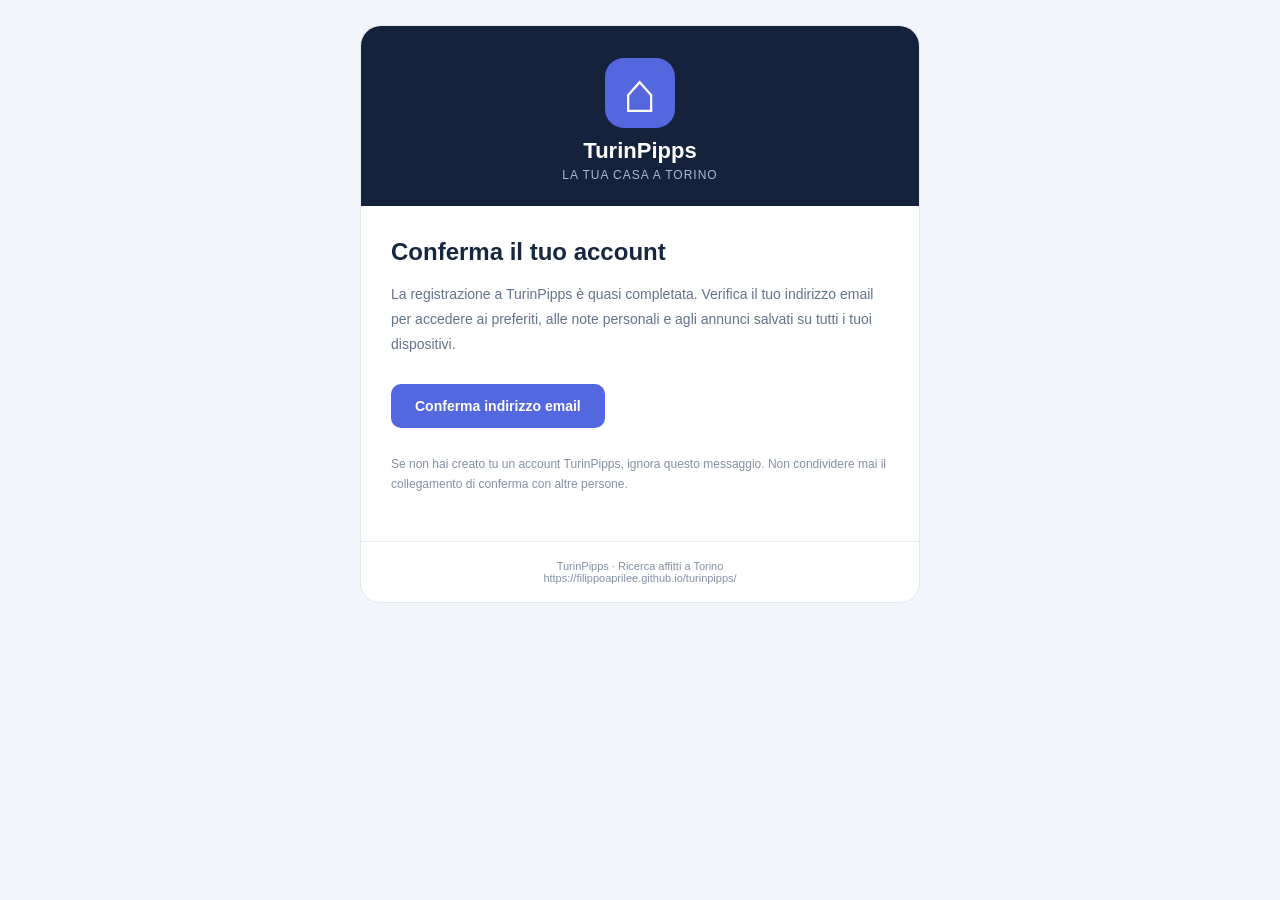
<file: turinpipps/supabase-confirmation-email.html>
<!DOCTYPE html>
<html lang="it"><head><meta charset="UTF-8"><meta name="viewport" content="width=device-width,initial-scale=1"></head>
<body style="margin:0;background:#f2f5fa;padding:25px 10px;font-family:Arial,Helvetica,sans-serif;color:#1b2b48">
<table role="presentation" width="100%" cellspacing="0" cellpadding="0"><tr><td align="center"><table role="presentation" width="100%" style="max-width:560px;background:#fff;border:1px solid #e2e9f4;border-radius:20px" cellpadding="0" cellspacing="0">
<tr><td style="padding:32px 30px 24px;background:#15223b;border-radius:20px 20px 0 0;text-align:center">
<table role="presentation" align="center" cellpadding="0" cellspacing="0"><tr><td width="70" height="70" align="center" valign="middle" style="width:70px;height:70px;background:#5567df;border-radius:19px;font-family:Arial,Helvetica,sans-serif;font-size:56px;line-height:1;color:#ffffff;font-weight:bold">&#8962;</td></tr></table>
<p style="color:white;font-size:22px;font-weight:bold;margin:10px 0 0">TurinPipps</p>
<p style="margin:4px 0 0;color:#a9b9d9;font-size:12px;letter-spacing:1px">LA TUA CASA A TORINO</p></td></tr>
<tr><td style="padding:32px 30px 35px">
<h1 style="font-size:24px;line-height:1.2;margin:0 0 15px;color:#172741">Conferma il tuo account</h1>
<p style="font-size:14px;color:#64738c;line-height:1.8;margin:0 0 20px">La registrazione a TurinPipps è quasi completata. Verifica il tuo indirizzo email per accedere ai preferiti, alle note personali e agli annunci salvati su tutti i tuoi dispositivi.</p>
<p style="margin:27px 0"><a href="{{ .ConfirmationURL }}" style="background:#5367df;color:white;font-weight:bold;text-decoration:none;padding:14px 24px;border-radius:10px;display:inline-block;font-size:14px">Conferma indirizzo email</a></p>
<p style="color:#8490a5;font-size:12px;line-height:1.6">Se non hai creato tu un account TurinPipps, ignora questo messaggio. Non condividere mai il collegamento di conferma con altre persone.</p>
</td></tr>
<tr><td style="padding:18px 30px;border-top:1px solid #e7ecf5;text-align:center;color:#8490a5;font-size:11px">TurinPipps · Ricerca affitti a Torino<br>https://filippoaprilee.github.io/turinpipps/</td></tr>
</table></td></tr></table></body></html>
</file>
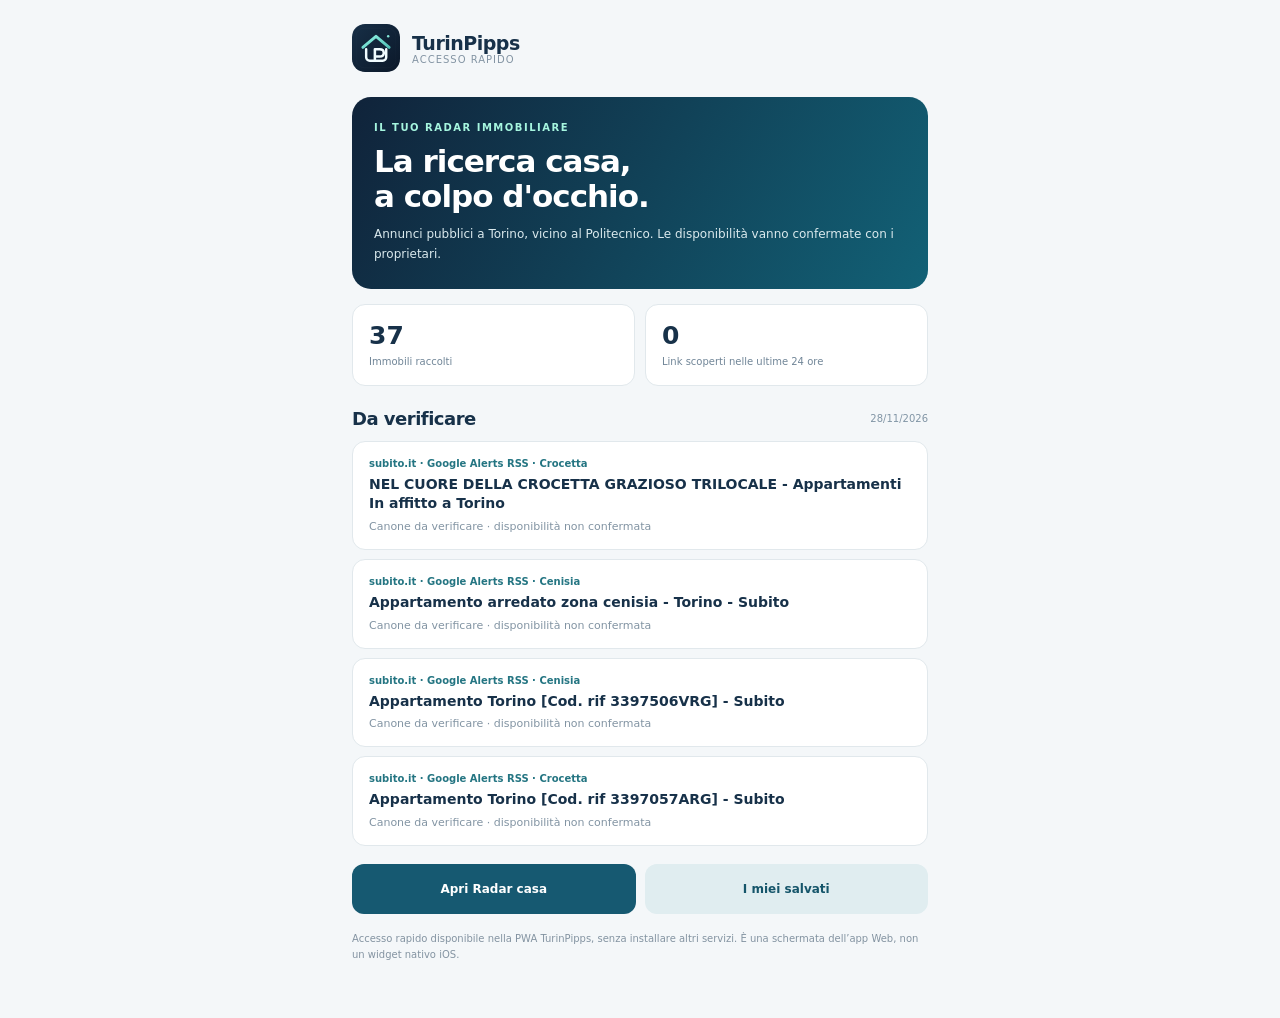
<file: turinpipps/today.html>
<!doctype html><html lang="it"><head>
<meta charset="utf-8"><meta name="viewport" content="width=device-width,initial-scale=1,viewport-fit=cover">
<meta name="theme-color" content="#101d30"><script id="tp16-today-theme">(function(){
 try{
  var saved=localStorage.getItem('turinpipps.theme.v12')||'system';
  var dark=saved==='dark'||saved!=='light'&&window.matchMedia('(prefers-color-scheme: dark)').matches;
  document.documentElement.dataset.tpTheme=dark?'dark':'light';
  document.documentElement.style.colorScheme=dark?'dark':'light';
  var meta=document.querySelector('meta[name="theme-color"]');
  if(meta)meta.content=dark?'#0c1623':'#f5f8fa';
 }catch(_){document.documentElement.dataset.tpTheme='light'}
})();</script><meta name="apple-mobile-web-app-capable" content="yes">
<title>Oggi · TurinPipps</title>
<link rel="icon" href="./icon.svg" type="image/svg+xml"><link rel="apple-touch-icon" href="./icon-180.png">
<link rel="manifest" href="./manifest.webmanifest">
<style>
:root{font-family:Inter,system-ui,-apple-system,"Segoe UI",sans-serif;color:#173149;background:#f4f7f9}
*{box-sizing:border-box}body{margin:0;min-height:100vh}main{max-width:610px;margin:auto;padding:calc(env(safe-area-inset-top) + 24px) 17px calc(env(safe-area-inset-bottom) + 45px)}
.header{display:flex;gap:12px;align-items:center;margin-bottom:25px}.header img{width:48px;height:48px;border-radius:13px}
.header b{font-size:19px;letter-spacing:-.5px}.header small{display:block;color:#8394a3;font-size:10px;letter-spacing:1px}
.hero{background:linear-gradient(120deg,#10233a,#126176);border-radius:19px;color:white;padding:25px 22px}
.eyebrow{font-weight:800;letter-spacing:1.5px;color:#a6f6df;font-size:10px}
.hero h1{font-size:31px;line-height:1.12;letter-spacing:-1px;margin:11px 0 12px}
.hero p{font-size:12px;color:#dae9ed;margin:0;line-height:1.6}
.grid{display:grid;grid-template-columns:1fr 1fr;gap:10px;margin:15px 0}.stat,.listing{background:white;border:1px solid #e1e8ec;border-radius:13px;padding:16px}
.stat b{font-size:25px;display:block}.stat span{font-size:10px;color:#708597}
.heading{display:flex;justify-content:space-between;align-items:center;margin:22px 0 12px;gap:8px}
.heading h2{font-size:18px;letter-spacing:-.5px;margin:0}.heading small{font-size:10px;color:#8195a5}
.listing{display:block;color:inherit;text-decoration:none;margin-bottom:9px}
.listing:hover{border-color:#a4d4d2}.listing b{font-size:14px;line-height:1.4;display:block;margin:6px 0}
.tag{font-size:10px;color:#247582;font-weight:800}.meta{font-size:11px;color:#8294a3}
.actions{display:grid;grid-template-columns:1fr 1fr;gap:9px;margin-top:18px}
.actions a{display:grid;place-items:center;background:#165971;color:#fff;text-decoration:none;border-radius:12px;padding:13px 7px;font-size:12px;font-weight:800;min-height:50px}
.actions a+ a{color:#15556a;background:#e0edf0}
.note{font-size:10px;color:#8393a1;line-height:1.6;margin-top:17px}
</style><style>
/* Uses the same accessible palette as the main app, including system mode. */
html[data-tp-theme="dark"]{
 --q-bg:#0c1623;--q-surface:#172838;--q-border:#435b6f;
 --q-text:#eff6fa;--q-muted:#bacbd7;--q-accent:#9bdde7;
 color-scheme:dark;color:var(--q-text)!important;background:var(--q-bg)!important}
html[data-tp-theme="dark"] body{background:var(--q-bg)!important;color:var(--q-text)!important}
html[data-tp-theme="dark"] :is(.stat,.listing){
 background:var(--q-surface)!important;color:var(--q-text)!important;
 border-color:var(--q-border)!important;box-shadow:none!important}
html[data-tp-theme="dark"] :is(.header b,.stat b,.listing b,.heading h2){
 color:var(--q-text)!important}
html[data-tp-theme="dark"] :is(.header small,.stat span,.heading small,.meta,.note){
 color:var(--q-muted)!important}
html[data-tp-theme="dark"] .tag{color:var(--q-accent)!important}
html[data-tp-theme="dark"] .actions a+a{
 background:#22374a!important;color:var(--q-text)!important;
 border:1px solid var(--q-border)!important}
html[data-tp-theme="dark"] .actions a:first-child{
 background:#17667a!important;color:#ffffff!important}
html[data-tp-theme] :is(.listing,.actions a):focus-visible{
 outline:3px solid #9bdde7!important;outline-offset:3px!important}
@media(prefers-reduced-motion:reduce){.listing,.actions a{transition:none!important}}
</style></head><body><main>
<header class="header"><img src="./icon.svg" alt=""><div><b>TurinPipps</b><small>ACCESSO RAPIDO</small></div></header>
<section class="hero"><div class="eyebrow">IL TUO RADAR IMMOBILIARE</div><h1>La ricerca casa,<br>a colpo d'occhio.</h1><p>Annunci pubblici a Torino, vicino al Politecnico. Le disponibilità vanno confermate con i proprietari.</p></section>
<div class="grid"><div class="stat"><b id="count">—</b><span>Immobili raccolti</span></div><div class="stat"><b id="fresh">—</b><span>Link scoperti nelle ultime 24 ore</span></div></div>
<div class="heading"><h2>Da verificare</h2><small id="update">Aggiornamento…</small></div>
<div id="items"><div class="listing">Caricamento immobili…</div></div>
<nav class="actions"><a href="./?screen=radar">Apri Radar casa</a><a href="./?screen=saved">I miei salvati</a></nav>
<p class="note">Accesso rapido disponibile nella PWA TurinPipps, senza installare altri servizi. È una schermata dell’app Web, non un widget nativo iOS.</p>
</main><script src="./auth-config.js"></script><script>
(function(){'use strict';
var $=function(x){return document.querySelector(x)},cfg=window.TURINPIPPS_SUPABASE||{};
function valid(u){try{var x=new URL(u);return x.protocol==='https:'?x.toString():null}catch(_){return null}}
function fetchData(u,headers){return fetch(u,{headers:headers||{},cache:'no-store',signal:AbortSignal.timeout(7500)}).then(function(r){if(!r.ok)throw Error(r.status);return r.json()})}
function render(rows,date){
 var map=new Map();rows.forEach(function(r){var url=valid(r.url||r.listing_url);if(url&&!map.has(url))map.set(url,r)});
 var all=Array.from(map.values()).filter(function(r){
  var url=String(r.url||r.listing_url||'');
  if(r.excluded_from_search)return false;
  if(/pozzo[\s./_-]*strada/i.test([r.zone,r.title,r.description,r.address,url].join(' ')))return false;
  if(/\/(?:camera|stanza|posto[-_]?letto)[-_]/i.test(url))return false;
  if(r.link_status==='missing'&&Number(r.link_failure_count||0)>=2)return false;
  if(['unavailable','expired'].includes(String(r.availability_status||'')))return false;
  return true;
 }),limit=700;
 try{var saved=JSON.parse(localStorage.getItem('turinpipps.v1')||'{}');limit=Number(saved.budget)||700}catch(_){}
 $('#count').textContent=all.length;
 $('#fresh').textContent=all.filter(function(r){var t=Date.parse(r.first_seen||r.seen||'');return Number.isFinite(t)&&Date.now()-t<86400000}).length;
 $('#update').textContent=date&&Number.isFinite(Date.parse(date))?new Date(date).toLocaleDateString('it-IT'):'Archivio pubblico';
 var filtered=all.filter(function(r){
   var title=(r.title||'').toLowerCase(),zone=(r.zone||'').toLowerCase();
   if(/(?:\bstanza\b|\bcamera singola\b|\bposto letto\b)/i.test(title))return false;
   if(!['cenisia','crocetta','san paolo','borgo san paolo','cit turin','santa rita'].some(function(x){return zone.includes(x)}))return false;
   return !r.price||Number(r.price)<=limit;
 }).sort(function(a,b){return Date.parse(b.first_seen||b.seen||'')-Date.parse(a.first_seen||a.seen||'')}).slice(0,4);
 var host=$('#items');host.replaceChildren();
 if(!filtered.length){var n=document.createElement('div');n.className='listing';n.textContent='Nessuna nuova corrispondenza da mostrare. Apri il Radar per esplorare le ricerche estese.';host.append(n);return}
 filtered.forEach(function(r){
   var link=document.createElement('a');link.href=valid(r.url||r.listing_url);link.className='listing';link.rel='noopener noreferrer';link.target='_blank';
   var tag=document.createElement('div');tag.className='tag';tag.textContent=(r.source||'Fonte pubblica')+' · '+r.zone;
   var title=document.createElement('b');title.textContent=r.title||'Immobile da verificare';
   var meta=document.createElement('div');meta.className='meta';meta.textContent=(Number(r.price)>0?Number(r.price)+' €/mese':'Canone da verificare')+' · disponibilità non confermata';
   link.append(tag,title,meta);host.append(link)
 });
}
var key=cfg.publishableKey||'',root=String(cfg.url||'').replace(/\/$/,'');
Promise.allSettled([
 fetchData('./data/listings.json'),
 key&&root?fetchData(root+'/rest/v1/turinpipps_discovered_listings?select=*&order=first_seen.desc&limit=400',{'apikey':key}):Promise.resolve([])
]).then(function(result){
 var base=result[0].status==='fulfilled'?result[0].value:{listings:[]};
 var live=result[1].status==='fulfilled'?result[1].value:[];
 render((base.listings||[]).concat(live),base.updated_at)
}).catch(function(){render([],null)});
})();
</script></body></html>
</file>
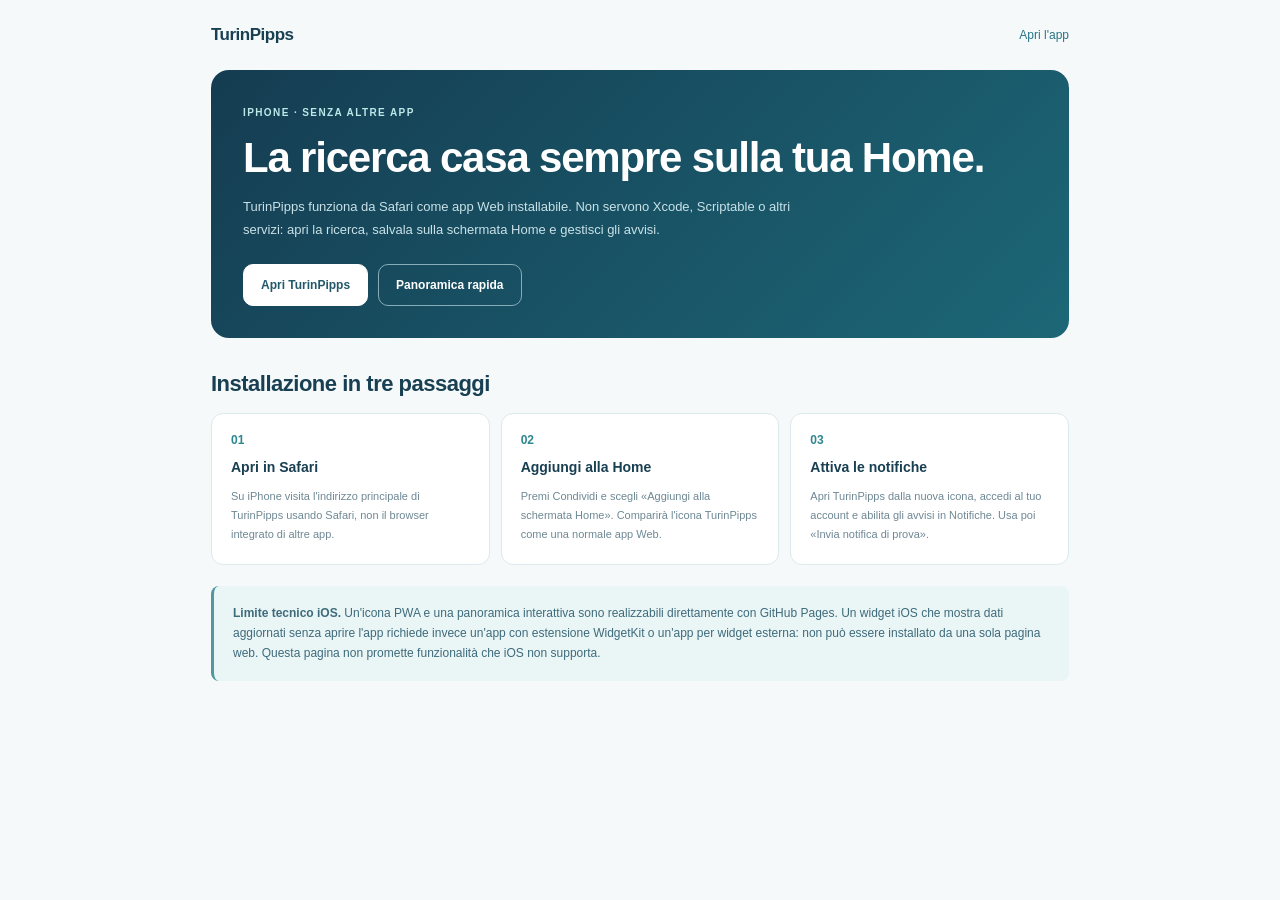
<file: turinpipps/widget-iphone.html>
<!doctype html><html lang="it"><head>
<meta charset="utf-8"><meta name="viewport" content="width=device-width,initial-scale=1,viewport-fit=cover">
<meta name="theme-color" content="#12384b"><meta name="apple-mobile-web-app-capable" content="yes">
<link rel="apple-touch-icon" href="./icon-180.png"><link rel="manifest" href="./manifest.webmanifest">
<title>TurinPipps · installa su iPhone senza altre app</title>
<style>
:root{font-family:Inter,-apple-system,BlinkMacSystemFont,"Segoe UI",sans-serif;background:#f5f9fa;color:#183f52}*{box-sizing:border-box}body{margin:0}main{max-width:900px;margin:auto;padding:25px 21px 62px}a{text-decoration:none;color:inherit}
header{display:flex;justify-content:space-between;align-items:center;padding-bottom:25px}header b{font-size:17px;letter-spacing:-.5px}header a{font-size:12px;color:#287486}
.hero{border-radius:18px;background:linear-gradient(135deg,#153c51,#1c6777);color:#fff;padding:32px}
.hero small{font-weight:820;letter-spacing:1.4px;font-size:10px;color:#bce9e8}.hero h1{font-size:clamp(28px,5vw,42px);letter-spacing:-1.2px;line-height:1.2;margin:13px 0}.hero p{max-width:560px;color:#c9e2e8;font-size:13px;line-height:1.75}
.actions{display:flex;gap:10px;flex-wrap:wrap;margin-top:22px}.button{background:#fff;color:#21596a;display:inline-flex;gap:7px;align-items:center;padding:13px 17px;border-radius:10px;font-size:12px;font-weight:800;border:1px solid #fff}.button.secondary{background:transparent;color:#fff;border-color:#85aeb9}
h2{font-size:22px;letter-spacing:-.5px;margin:33px 0 16px}.steps{display:grid;grid-template-columns:repeat(3,minmax(0,1fr));gap:11px}.step{padding:19px;background:#fff;border:1px solid #dce9ed;border-radius:12px}.step span{display:block;color:#2d8790;font-weight:900;font-size:12px}.step h3{font-size:14px;margin:12px 0}.step p{font-size:11px;color:#6e8894;line-height:1.75;margin:0}
.notice{border-left:3px solid #4f97a1;background:#eaf5f6;padding:17px 19px;border-radius:8px;margin-top:21px;color:#3e6b7b;font-size:12px;line-height:1.7}
@media(max-width:700px){main{padding:18px 14px 32px}.hero{padding:26px 21px}.steps{grid-template-columns:1fr}.step{padding:17px}.actions>a{flex:1 1 46%;text-align:center;justify-content:center}}
</style></head><body><main>
<header><b>TurinPipps</b><a href="./">Apri l'app</a></header>
<section class="hero"><small>IPHONE · SENZA ALTRE APP</small><h1>La ricerca casa sempre sulla tua Home.</h1>
<p>TurinPipps funziona da Safari come app Web installabile. Non servono Xcode, Scriptable o altri servizi: apri la ricerca, salvala sulla schermata Home e gestisci gli avvisi.</p>
<div class="actions"><a class="button" href="./?screen=home">Apri TurinPipps</a><a class="button secondary" href="./today.html">Panoramica rapida</a></div></section>
<h2>Installazione in tre passaggi</h2>
<div class="steps">
<div class="step"><span>01</span><h3>Apri in Safari</h3><p>Su iPhone visita l'indirizzo principale di TurinPipps usando Safari, non il browser integrato di altre app.</p></div>
<div class="step"><span>02</span><h3>Aggiungi alla Home</h3><p>Premi Condividi e scegli «Aggiungi alla schermata Home». Comparirà l'icona TurinPipps come una normale app Web.</p></div>
<div class="step"><span>03</span><h3>Attiva le notifiche</h3><p>Apri TurinPipps dalla nuova icona, accedi al tuo account e abilita gli avvisi in Notifiche. Usa poi «Invia notifica di prova».</p></div>
</div>
<div class="notice"><b>Limite tecnico iOS.</b> Un'icona PWA e una panoramica interattiva sono realizzabili direttamente con GitHub Pages. Un widget iOS che mostra dati aggiornati senza aprire l'app richiede invece un'app con estensione WidgetKit o un'app per widget esterna: non può essere installato da una sola pagina web. Questa pagina non promette funzionalità che iOS non supporta.</div>
</main></body></html>
</file>
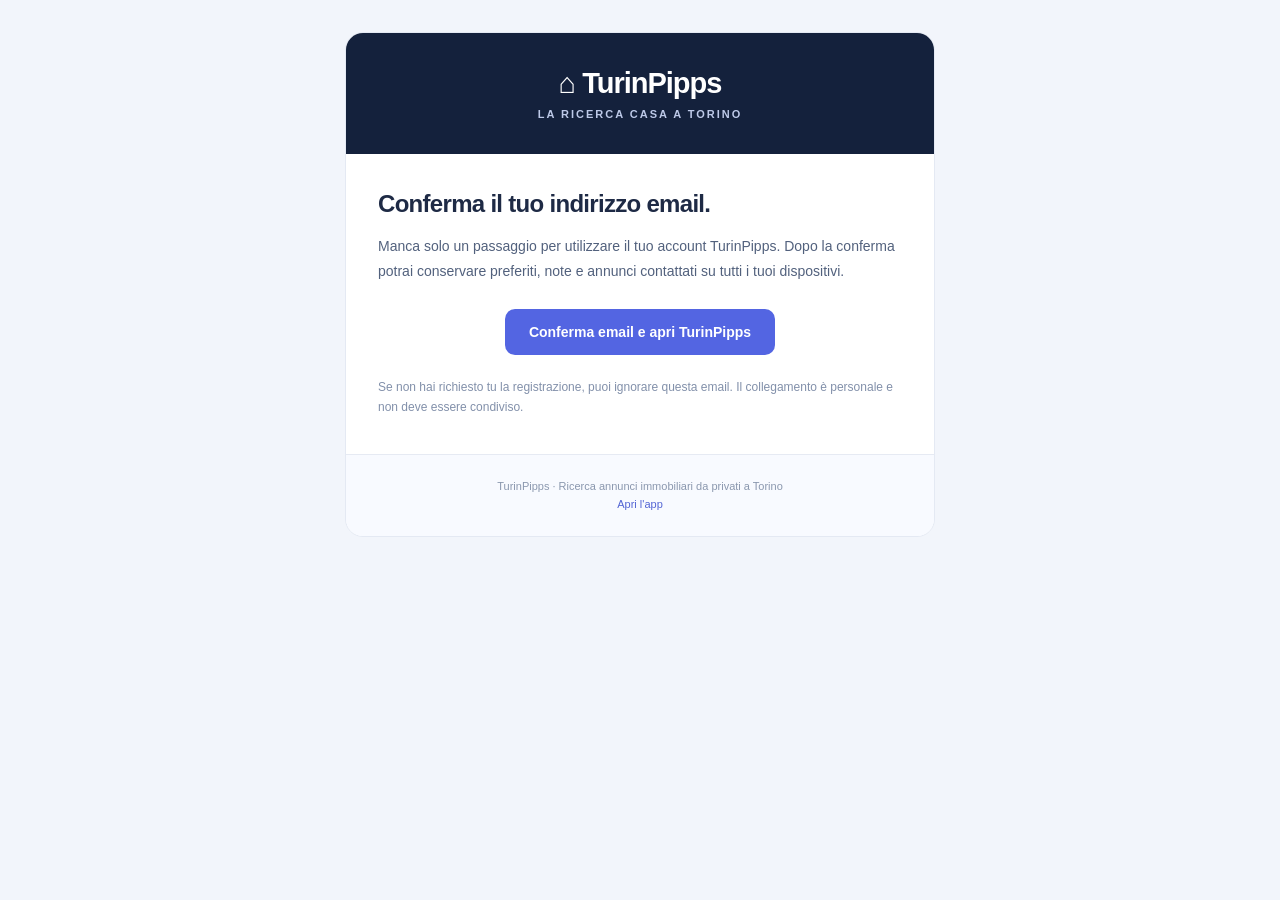
<file: turinpipps/email-templates/confirm-signup.html>
<!DOCTYPE html>
<html lang="it">
<head><meta charset="UTF-8"><meta name="viewport" content="width=device-width,initial-scale=1"></head>
<body style="margin:0;padding:32px 12px;background:#f2f5fb;font-family:Arial,Helvetica,sans-serif;color:#1e2a45">
  <table role="presentation" cellpadding="0" cellspacing="0" border="0" style="width:100%;max-width:590px;margin:0 auto;background:#fff;border-radius:18px;overflow:hidden;border:1px solid #e4e9f3">
    <tr><td style="padding:34px;text-align:center;background:#14213c;color:white">
      <div style="font-size:29px;font-weight:800;letter-spacing:-1px">⌂ TurinPipps</div>
      <div style="font-size:11px;font-weight:700;letter-spacing:2px;color:#bdc9e8;margin-top:8px">LA RICERCA CASA A TORINO</div>
    </td></tr>
    <tr><td style="padding:35px 32px 25px">
      <h1 style="font-size:24px;line-height:1.25;letter-spacing:-.7px;margin:0 0 15px">Conferma il tuo indirizzo email.</h1>
      <p style="font-size:14px;line-height:1.8;color:#52617d;margin:0 0 25px">Manca solo un passaggio per utilizzare il tuo account TurinPipps. Dopo la conferma potrai conservare preferiti, note e annunci contattati su tutti i tuoi dispositivi.</p>
      <table role="presentation" cellpadding="0" cellspacing="0" border="0" style="margin:0 auto 23px"><tr><td bgcolor="#5365e2" style="border-radius:10px">
      <a href="{{ .ConfirmationURL }}" style="display:inline-block;padding:15px 24px;border-radius:10px;color:white;text-decoration:none;font-size:14px;font-weight:800">Conferma email e apri TurinPipps</a>
      </td></tr></table>
      <p style="font-size:12px;color:#8290aa;line-height:1.6">Se non hai richiesto tu la registrazione, puoi ignorare questa email. Il collegamento è personale e non deve essere condiviso.</p>
    </td></tr>
    <tr><td style="padding:22px 32px;text-align:center;background:#f8faff;border-top:1px solid #e6eaf3;color:#8a97ae;font-size:11px;line-height:1.7">
      TurinPipps · Ricerca annunci immobiliari da privati a Torino<br>
      <a href="https://filippoaprilee.github.io/turinpipps/" style="color:#5264d4;text-decoration:none">Apri l'app</a>
    </td></tr>
  </table>
</body>
</html>
</file>
<file: style/style.css>
body {
    background-color: #333333;
    font-family: Arial, sans-serif;
    margin: 0;
    padding: 0;
}

.titolo {
    color: #ffffff;
    font-size: 2em;
    text-align: center;
    margin: 0;
    padding: 0.5em;
}

.sottotitolo {
    color: #ffffff;
    font-size: 1.5em;
    text-align: center;
    margin: 0;
    padding: 0.5em;
}
</file>
